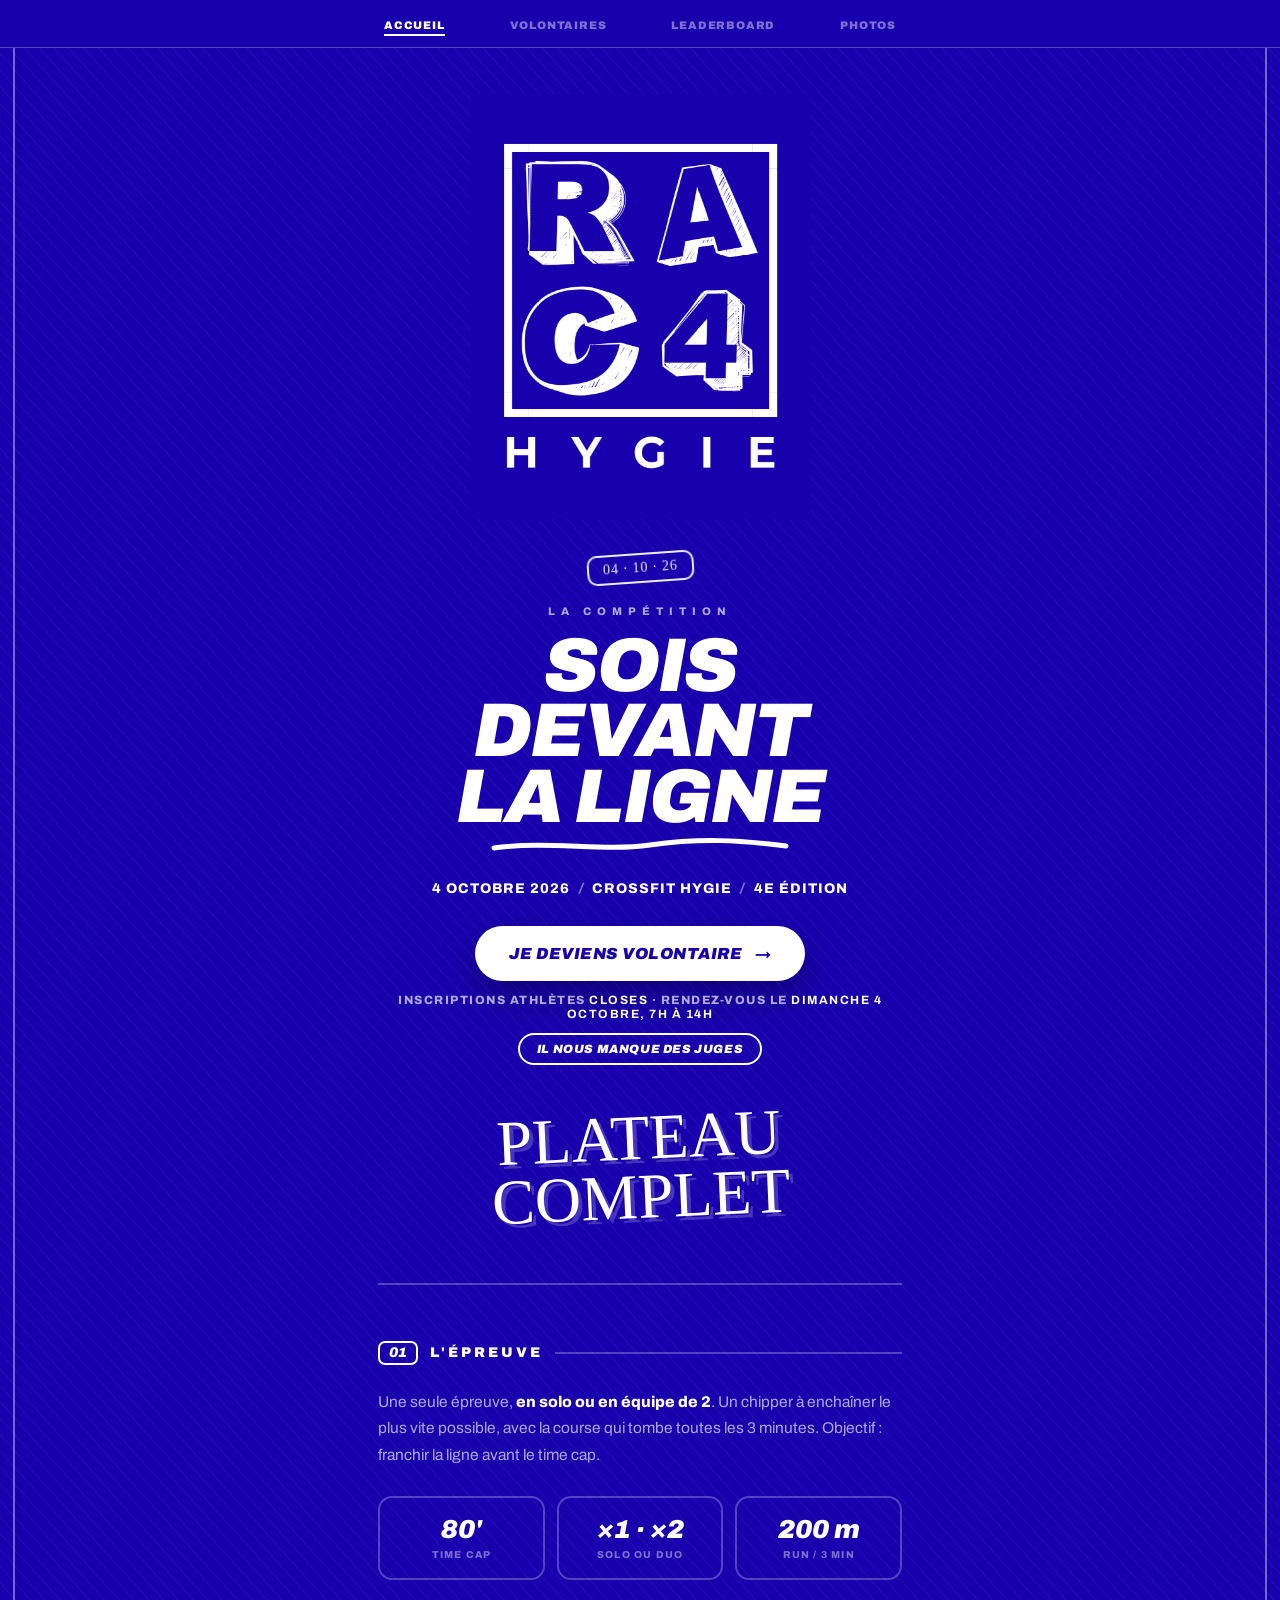
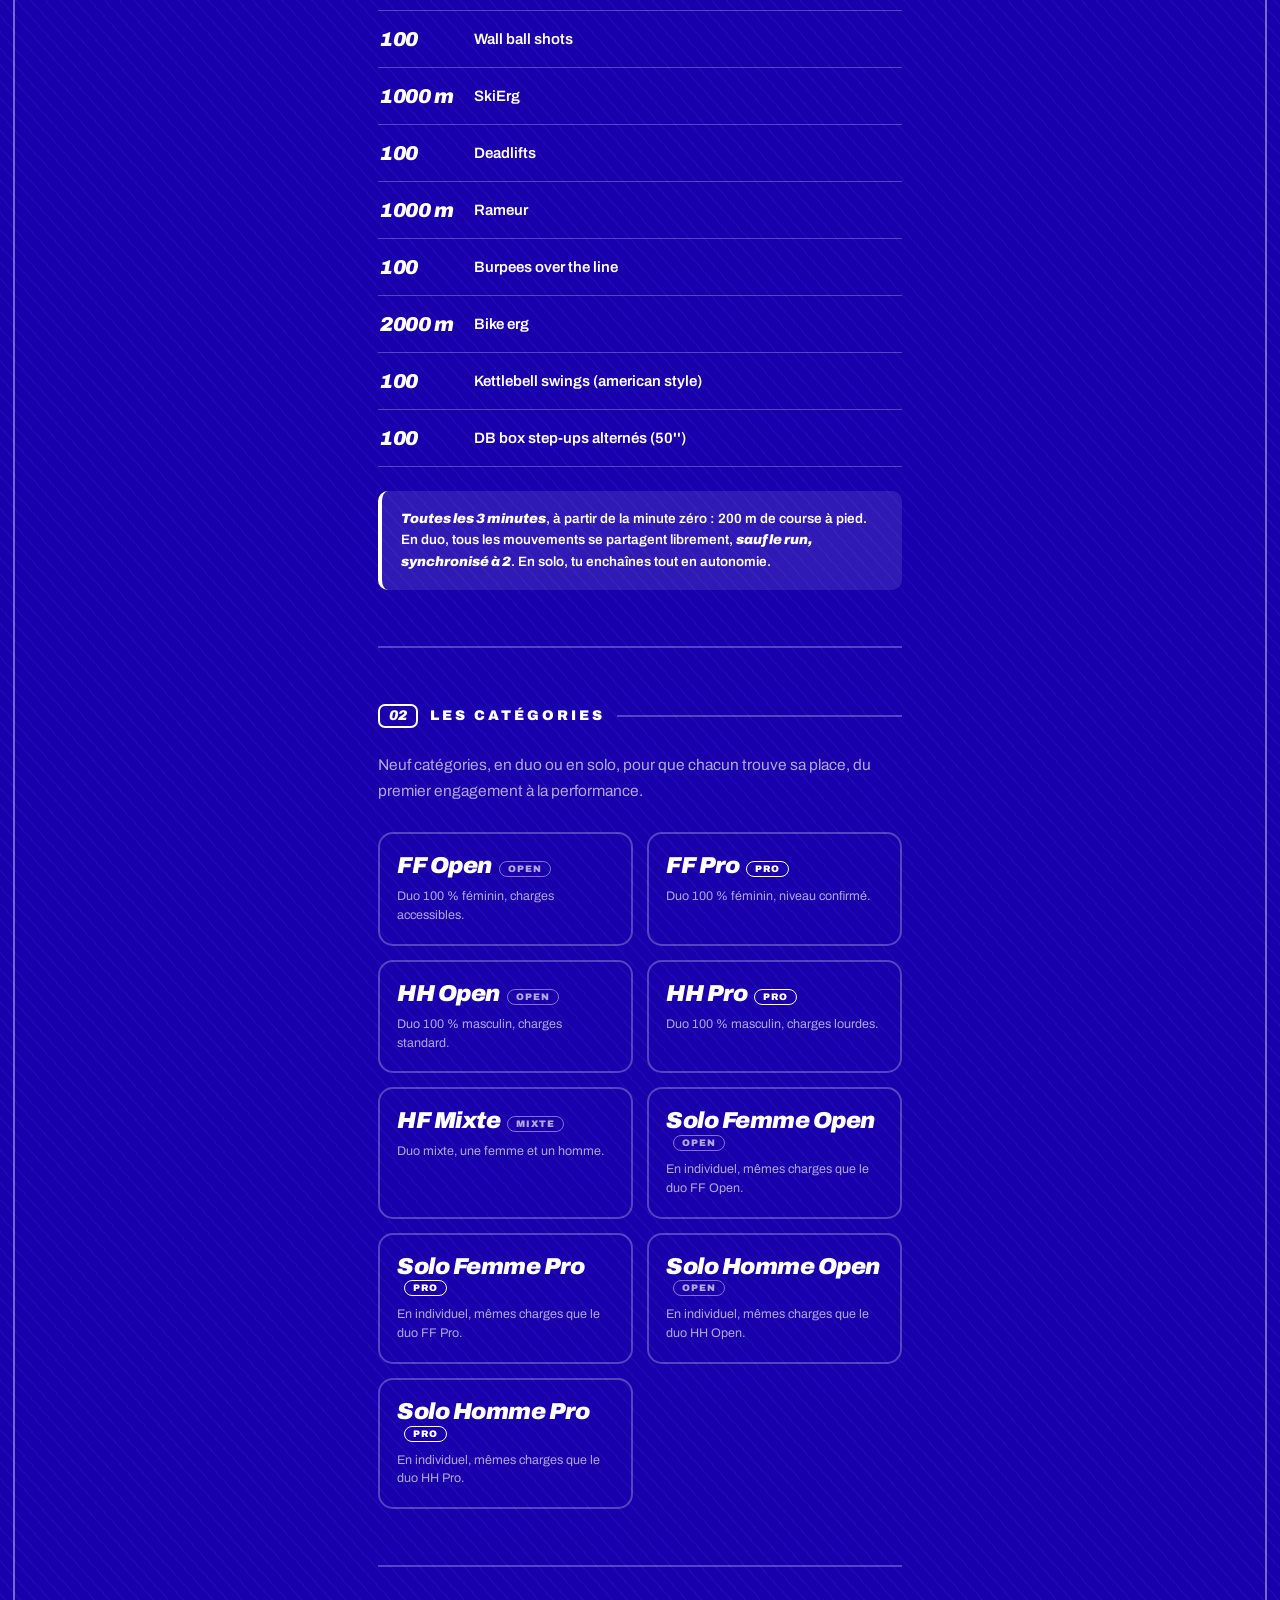
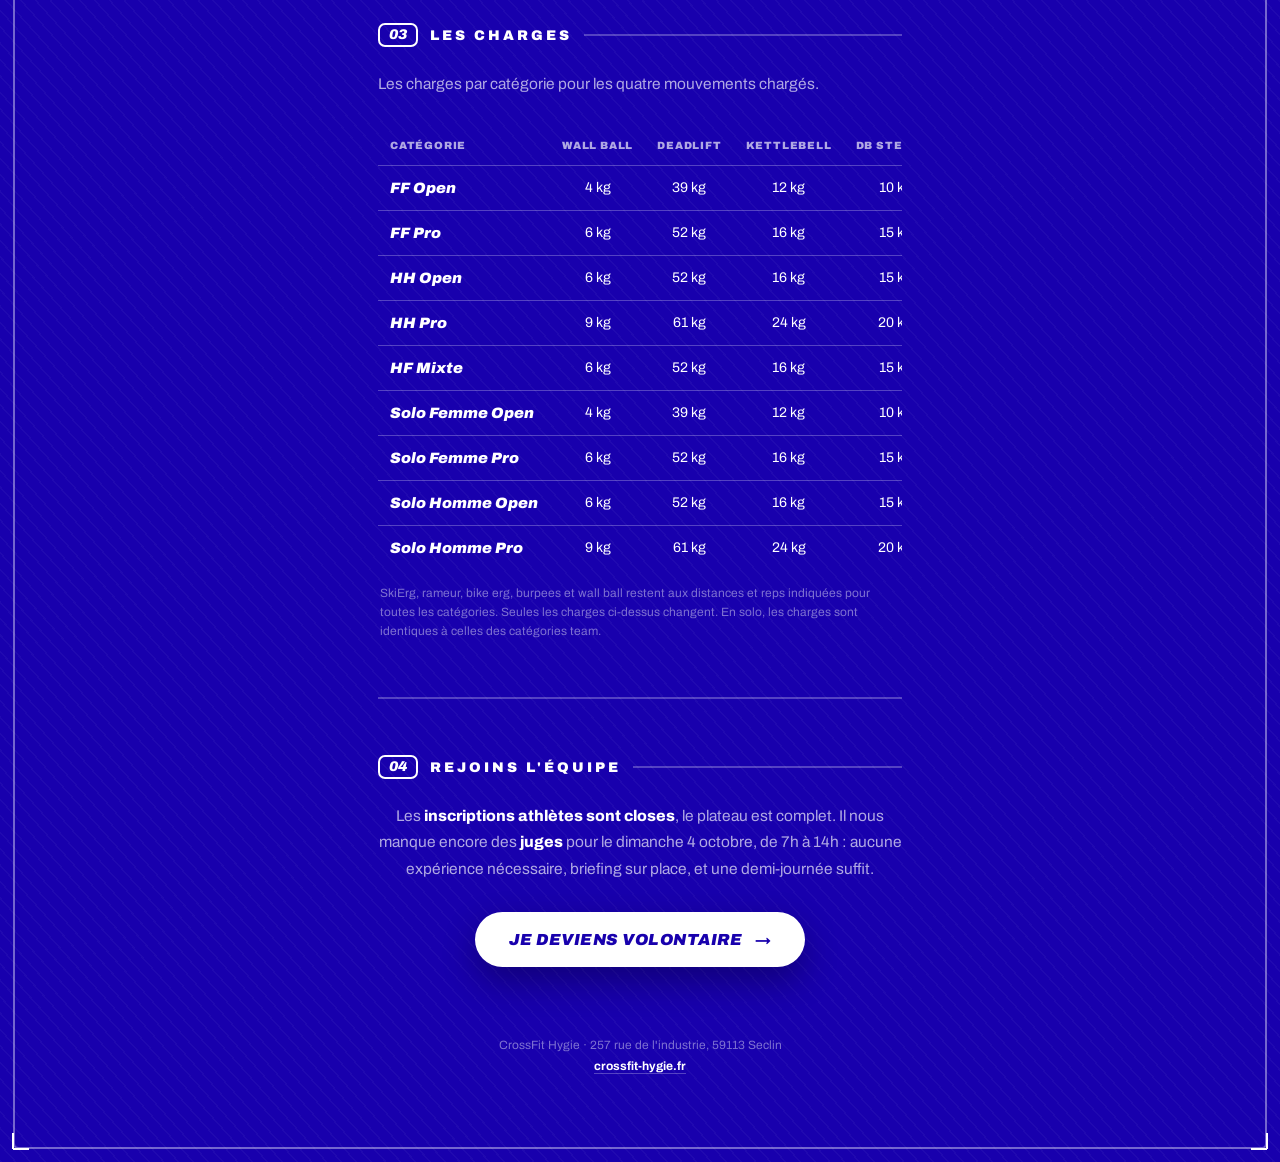
<file: index.html>
<!DOCTYPE html>
<html lang="fr">
<head>
<meta charset="utf-8">
<meta name="viewport" content="width=device-width, initial-scale=1.0">
<title>Hygie Race 4 · 4 octobre 2026 · CrossFit Hygie</title>
<meta property="og:title" content="Hygie Race 4 · 4 octobre 2026">
<meta property="og:description" content="La Hygie Race revient pour sa 4e édition. En solo ou en équipe de 2, 9 catégories. Accès anticipé à partir du 23 juillet : laisse tes coordonnées pour t'inscrire en avant-première.">
<meta property="og:image" content="https://crossfithygie-collab.github.io/Hygieborne/race4-logo.png">
<meta name="theme-color" content="#1800AD">
<link rel="preconnect" href="https://fonts.googleapis.com">
<link href="https://fonts.googleapis.com/css2?family=Archivo:ital,wght@0,400;0,600;0,700;0,800;0,900;1,800;1,900&family=Permanent+Marker&display=swap" rel="stylesheet">
<link rel="stylesheet" href="race4.css?v=4">
</head>
<body>
<div class="frame"><i class="tl"></i><i class="tr"></i><i class="bl"></i><i class="br"></i></div>

<nav class="nav">
  <ul>
    <li><a href="index.html" class="active">Accueil</a></li>
    <li><a href="https://scoring.fit/3363/staff/registration" target="_blank" rel="noopener">Volontaires</a></li>
    <li><a href="race4-leaderboard.html">Leaderboard</a></li>
    <li><a href="photos.html">Photos</a></li>
  </ul>
</nav>

<div class="wrap">
  <div class="logo-wrap anim" style="animation-delay:.05s"><img class="logo" src="race4-logo.png" alt="RAC4 · CrossFit Hygie"></div>

  <div class="hero">
    <span class="stamp">04 · 10 · 26</span>
    <p class="kicker anim" style="animation-delay:.16s">La compétition</p>
    <h1 class="anim" style="animation-delay:.26s">Sois devant<br>la ligne</h1>
    <svg class="scribble" viewBox="0 0 300 16" preserveAspectRatio="none" aria-hidden="true">
      <path d="M4 11 C 60 3, 110 15, 160 8 S 250 3, 296 9"/>
    </svg>
    <p class="meta anim" style="animation-delay:.46s">4 octobre 2026<span class="slash">/</span>CrossFit Hygie<span class="slash">/</span>4e édition</p>
    <div class="cta-wrap anim" style="animation-delay:.58s"><a class="cta" href="https://scoring.fit/3363/staff/registration" target="_blank" rel="noopener">Je deviens volontaire <span class="arrow">→</span></a></div>
    <p class="presale anim" style="animation-delay:.68s">Inscriptions athlètes <b>closes</b> · rendez-vous le <b>dimanche 4 octobre, 7h à 14h</b></p>
    <p class="anim" style="animation-delay:.74s;margin:12px 0 0"><span style="display:inline-block;border:2px solid #fff;border-radius:999px;padding:7px 17px;font-weight:900;font-style:italic;font-size:12px;letter-spacing:.6px;text-transform:uppercase;color:#fff">Il nous manque des juges</span></p>
    <p class="limit">Plateau complet</p>
  </div>

  <hr class="sep">

  <!-- L'épreuve -->
  <section class="reveal" id="epreuve">
    <div class="sec"><span class="num">01</span><span class="lbl">L'épreuve</span></div>
    <p class="intro">Une seule épreuve, <strong>en solo ou en équipe de 2</strong>. Un chipper à enchaîner le plus vite possible, avec la course qui tombe toutes les 3 minutes. Objectif : franchir la ligne avant le time cap.</p>
    <div class="stats">
      <div class="stat"><b>80'</b><span>Time cap</span></div>
      <div class="stat"><b>×1 · ×2</b><span>Solo ou duo</span></div>
      <div class="stat"><b>200 m</b><span>Run / 3 min</span></div>
    </div>
    <ul class="wod">
      <li><span class="rep">100</span><span class="mv">Wall ball shots</span></li>
      <li><span class="rep">1000 m</span><span class="mv">SkiErg</span></li>
      <li><span class="rep">100</span><span class="mv">Deadlifts</span></li>
      <li><span class="rep">1000 m</span><span class="mv">Rameur</span></li>
      <li><span class="rep">100</span><span class="mv">Burpees over the line</span></li>
      <li><span class="rep">2000 m</span><span class="mv">Bike erg</span></li>
      <li><span class="rep">100</span><span class="mv">Kettlebell swings (american style)</span></li>
      <li><span class="rep">100</span><span class="mv">DB box step-ups alternés (50'')</span></li>
    </ul>
    <div class="callout">
      <b>Toutes les 3 minutes</b>, à partir de la minute zéro : 200 m de course à pied.<br>
      En duo, tous les mouvements se partagent librement, <b>sauf le run, synchronisé à 2</b>. En solo, tu enchaînes tout en autonomie.
    </div>
  </section>

  <hr class="sep">

  <!-- Catégories -->
  <section class="reveal" id="categories">
    <div class="sec"><span class="num">02</span><span class="lbl">Les catégories</span></div>
    <p class="intro">Neuf catégories, en duo ou en solo, pour que chacun trouve sa place, du premier engagement à la performance.</p>
    <div class="cats">
      <div class="cat"><span class="code">FF Open</span><span class="tag">Open</span><p class="desc">Duo 100&nbsp;% féminin, charges accessibles.</p></div>
      <div class="cat"><span class="code">FF Pro</span><span class="tag pro">Pro</span><p class="desc">Duo 100&nbsp;% féminin, niveau confirmé.</p></div>
      <div class="cat"><span class="code">HH Open</span><span class="tag">Open</span><p class="desc">Duo 100&nbsp;% masculin, charges standard.</p></div>
      <div class="cat"><span class="code">HH Pro</span><span class="tag pro">Pro</span><p class="desc">Duo 100&nbsp;% masculin, charges lourdes.</p></div>
      <div class="cat"><span class="code">HF Mixte</span><span class="tag">Mixte</span><p class="desc">Duo mixte, une femme et un homme.</p></div>
      <div class="cat"><span class="code">Solo Femme Open</span><span class="tag">Open</span><p class="desc">En individuel, mêmes charges que le duo FF Open.</p></div>
      <div class="cat"><span class="code">Solo Femme Pro</span><span class="tag pro">Pro</span><p class="desc">En individuel, mêmes charges que le duo FF Pro.</p></div>
      <div class="cat"><span class="code">Solo Homme Open</span><span class="tag">Open</span><p class="desc">En individuel, mêmes charges que le duo HH Open.</p></div>
      <div class="cat"><span class="code">Solo Homme Pro</span><span class="tag pro">Pro</span><p class="desc">En individuel, mêmes charges que le duo HH Pro.</p></div>
    </div>
  </section>

  <hr class="sep">

  <!-- Charges -->
  <section class="reveal" id="charges">
    <div class="sec"><span class="num">03</span><span class="lbl">Les charges</span></div>
    <p class="intro">Les charges par catégorie pour les quatre mouvements chargés.</p>
    <div class="tablewrap">
      <table>
        <thead>
          <tr><th>Catégorie</th><th>Wall ball</th><th>Deadlift</th><th>Kettlebell</th><th>DB step-up</th></tr>
        </thead>
        <tbody>
          <tr><td class="c">FF Open</td><td>4 kg</td><td>39 kg</td><td>12 kg</td><td>10 kg</td></tr>
          <tr><td class="c">FF Pro</td><td>6 kg</td><td>52 kg</td><td>16 kg</td><td>15 kg</td></tr>
          <tr><td class="c">HH Open</td><td>6 kg</td><td>52 kg</td><td>16 kg</td><td>15 kg</td></tr>
          <tr><td class="c">HH Pro</td><td>9 kg</td><td>61 kg</td><td>24 kg</td><td>20 kg</td></tr>
          <tr><td class="c">HF Mixte</td><td>6 kg</td><td>52 kg</td><td>16 kg</td><td>15 kg</td></tr>
          <tr><td class="c">Solo Femme Open</td><td>4 kg</td><td>39 kg</td><td>12 kg</td><td>10 kg</td></tr>
          <tr><td class="c">Solo Femme Pro</td><td>6 kg</td><td>52 kg</td><td>16 kg</td><td>15 kg</td></tr>
          <tr><td class="c">Solo Homme Open</td><td>6 kg</td><td>52 kg</td><td>16 kg</td><td>15 kg</td></tr>
          <tr><td class="c">Solo Homme Pro</td><td>9 kg</td><td>61 kg</td><td>24 kg</td><td>20 kg</td></tr>
        </tbody>
      </table>
    </div>
    <p class="tnote">SkiErg, rameur, bike erg, burpees et wall ball restent aux distances et reps indiquées pour toutes les catégories. Seules les charges ci-dessus changent. En solo, les charges sont identiques à celles des catégories team.</p>
  </section>

  <hr class="sep">

  <!-- Appel à l'action final -->
  <section class="reveal" style="text-align:center">
    <div class="sec"><span class="num">04</span><span class="lbl">Rejoins l'équipe</span></div>
    <p class="intro">Les <strong>inscriptions athlètes sont closes</strong>, le plateau est complet. Il nous manque encore des <strong>juges</strong> pour le dimanche 4 octobre, de 7h à 14h : aucune expérience nécessaire, briefing sur place, et une demi-journée suffit.</p>
    <div class="cta-wrap"><a class="cta" href="https://scoring.fit/3363/staff/registration" target="_blank" rel="noopener">Je deviens volontaire <span class="arrow">→</span></a></div>
  </section>

  <div class="foot">CrossFit Hygie · 257 rue de l'industrie, 59113 Seclin<br><a href="https://crossfit-hygie.fr">crossfit-hygie.fr</a></div>
</div>

<script src="race4.js?v=2"></script>
<script>
  // Inscription & leaderboard = scoring.fit. Colle le lien de l'événement ici quand il est prêt.
  var SCORING_URL = "https://scoring.fit/3363/registration";   // page d'inscription Hygie Race 4 (scoring.fit)
  (function(){
    function toast(m){
      var t=document.createElement('div');
      t.textContent=m;
      t.style.cssText='position:fixed;left:50%;bottom:26px;transform:translateX(-50%);background:#fff;color:#1800AD;font-family:Archivo,sans-serif;font-weight:800;font-size:14px;padding:14px 20px;border-radius:12px;box-shadow:0 12px 34px rgba(0,0,0,.35);z-index:99;max-width:88%;text-align:center;line-height:1.4';
      document.body.appendChild(t);
      setTimeout(function(){ t.style.transition='opacity .4s'; t.style.opacity='0'; setTimeout(function(){ t.remove(); },400); },3200);
    }
    var links=document.querySelectorAll('.js-insc');
    for(var i=0;i<links.length;i++){ (function(a){
      if(SCORING_URL.indexOf('http')===0){ a.href=SCORING_URL; a.target='_blank'; a.rel='noopener'; }
      else { a.href='#'; a.addEventListener('click',function(e){ e.preventDefault(); toast("Les inscriptions ouvrent très bientôt sur scoring.fit. Reviens vite !"); }); }
    })(links[i]); }
  })();
</script>
</body>
</html>
</file>
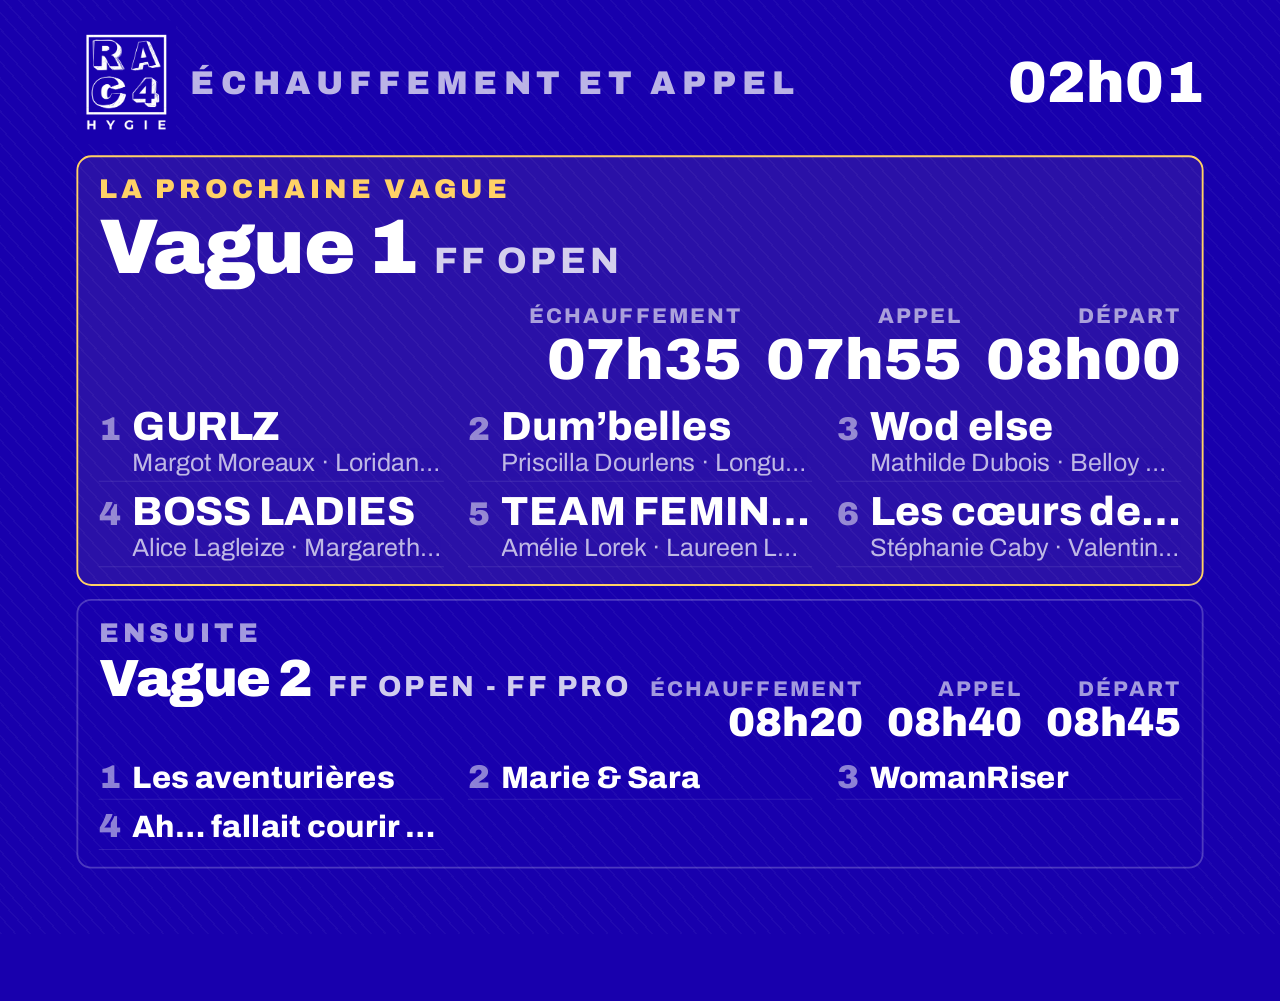
<file: race4-appel.html>
<!DOCTYPE html>
<html lang="fr">
<head>
<meta charset="utf-8">
<meta name="viewport" content="width=device-width, initial-scale=1.0">
<title>Échauffement et appel · Hygie Race 4</title>
<meta name="theme-color" content="#1800AD">
<link rel="preconnect" href="https://fonts.googleapis.com">
<link href="https://fonts.googleapis.com/css2?family=Archivo:ital,wght@0,400;0,600;0,700;0,800;0,900;1,800;1,900&family=Permanent+Marker&display=swap" rel="stylesheet">
<link rel="stylesheet" href="race4.css?v=4">
<style>
 body{overflow:hidden}
 .nav,.foot,.logo-wrap,.frame{display:none}
 /* Les televiseurs rognent les bords : contre l'overscan il faut reduire
    l'image, pas poser une marge. */
 .wrap{max-width:none;width:100%;padding:22px 34px 0;
  transform:scale(.93);transform-origin:top center}
 .carte{padding:calc(18px * var(--f,1)) calc(22px * var(--f,1))}
 .eq div{padding:calc(5px * var(--f,1)) 0}
 .tete{display:flex;align-items:baseline;gap:16px;margin:0 0 12px}
 .tete .titre{font-size:calc(17px * var(--f,1));font-weight:900;letter-spacing:.18em;text-transform:uppercase;
  opacity:.7}
 .tete{align-items:center}
 .tete .logo-tv{height:calc(64px * var(--f,1));width:auto;display:block;flex:none}
 .tete .heure{margin-left:auto;font-size:calc(30px * var(--f,1));font-weight:900;
  font-variant-numeric:tabular-nums}
 .carte{border:2px solid rgba(255,255,255,.22);border-radius:16px;padding:18px 22px;
  margin:0 0 14px}
 .carte.vedette{border-color:#FFD166;background:rgba(255,209,102,.08)}
 .quoi{font-size:calc(14px * var(--f,1));font-weight:900;letter-spacing:.16em;text-transform:uppercase;
  color:#FFD166;margin:0 0 6px}
 .carte:not(.vedette) .quoi{color:inherit;opacity:.6}
 .ligne{display:flex;align-items:baseline;gap:18px;flex-wrap:wrap;margin:0 0 10px}
 .vague{font-size:calc(40px * var(--f,1));font-weight:900;letter-spacing:-.02em;line-height:1}
 .carte:not(.vedette) .vague{font-size:calc(27px * var(--f,1))}
 .div{font-size:calc(19px * var(--f,1));font-weight:800;letter-spacing:.1em;text-transform:uppercase;opacity:.8}
 .carte:not(.vedette) .div{font-size:calc(15px * var(--f,1))}
 .horaires{display:flex;gap:26px;margin-left:auto;font-variant-numeric:tabular-nums}
 .horaires div{text-align:right}
 .horaires span{display:block;font-size:calc(11px * var(--f,1));font-weight:800;letter-spacing:.1em;
  text-transform:uppercase;opacity:.6}
 .horaires b{font-size:calc(30px * var(--f,1));font-weight:900;line-height:1.1}
 .carte:not(.vedette) .horaires b{font-size:calc(21px * var(--f,1))}
 /* minmax(0,1fr) : sans ca, une colonne de grille s'elargit au nom le plus
    long au lieu de le couper, et le cadre deborde de l'ecran. */
 .eq{display:grid;grid-template-columns:repeat(3,minmax(0,1fr));gap:4px 26px}
 .eq div{display:flex;gap:10px;align-items:baseline;padding:5px 0;min-width:0;
  border-bottom:1px solid rgba(255,255,255,.1)}
 .eq i{font-style:normal;font-weight:900;font-size:calc(17px * var(--f,1));opacity:.5;width:26px;flex:none}
 .eq b{font-size:calc(21px * var(--f,1));font-weight:800;overflow:hidden;text-overflow:ellipsis;
  white-space:nowrap;min-width:0;flex:1}
 .eq small{display:block;font-size:calc(13px * var(--f,1));font-weight:400;opacity:.7;
  overflow:hidden;text-overflow:ellipsis;white-space:nowrap}
 .ligne{min-width:0}
 .div{overflow:hidden;text-overflow:ellipsis;white-space:nowrap;max-width:46%}
 .carte:not(.vedette) .eq b{font-size:calc(16px * var(--f,1))}
 .carte:not(.vedette) .eq small{display:none}
 .fini{opacity:.45}
 .rien{font-size:calc(26px * var(--f,1));font-weight:800;padding:40px 0;text-align:center;opacity:.8}
</style>
</head>
<body>
<div class="wrap">
  <div class="tete"><img class="logo-tv" src="race4-logo.png" alt="Hygie Race 4"><span class="titre">Échauffement et appel</span>
    <span class="heure" id="heure"></span></div>
  <div id="tout"><p class="rien">Chargement du planning…</p></div>
</div>

<script>
// L'ecran de la zone d'appel. Il repond a une seule question, celle que tout le
// monde pose : « c'est quand qu'on s'echauffe ? ». La vague a venir est en
// grand, avec ses equipes ; les suivantes defilent dessous.
var vagues = [], suivante = 0, vedetteVue = null;

// L'horloge d'un Chromecast n'est pas fiable : elle derive, et sur certains
// modeles elle est fausse de plusieurs minutes. On prend l'heure du serveur,
// lue dans l'en-tete Date de la reponse, et on garde l'ecart.
var ECART = 0;
function quand(){ return new Date(Date.now() + ECART); }
function reglerHorloge(reponse){
  var d = reponse && reponse.headers && reponse.headers.get('Date');
  if (!d) return;
  var t = Date.parse(d);
  if (!isNaN(t)) ECART = t - Date.now();
}

function mins(h){ var p = (h || '0:0').split(':'); return +p[0] * 60 + +p[1]; }

// ?heure=07:30 fait croire a l'ecran qu'il est 7h30 : c'est la seule facon de
// repeter la journee la veille, sur la vraie television. Sans ce parametre,
// l'heure est celle de la pendule.
var FAUSSE = new URLSearchParams(location.search).get('heure');
function maintenant(){
  if (FAUSSE) return mins(FAUSSE);
  var d = quand(); return d.getHours() * 60 + d.getMinutes();
}
function hhmm(h){ return (h || '').replace(':', 'h'); }
function echappe(x){ return String(x == null ? '' : x)
  .replace(/&/g, '&amp;').replace(/</g, '&lt;').replace(/>/g, '&gt;'); }

// Un nom d'equipe a rallonge (il y en a un de 192 caracteres) mangerait toute
// la colonne : on le coupe proprement, le nom entier reste dans l'infobulle.
function court(n, max){
  n = (n || '').trim();
  return n.length > max ? n.slice(0, max - 1).trim() + '\u2026' : n;
}

function horloge(){
  if (FAUSSE){
    document.getElementById('heure').textContent = FAUSSE.replace(':', 'h');
    return;
  }
  var d = quand();
  document.getElementById('heure').textContent =
    ('0' + d.getHours()).slice(-2) + 'h' + ('0' + d.getMinutes()).slice(-2);
}

// La vague « a venir », c'est la premiere qui n'est pas encore partie. Des
// son depart elle laisse la place : c'est la suivante qui doit s'echauffer.
function aVenir(){
  var m = maintenant();
  for (var i = 0; i < vagues.length; i++){
    if (m < mins(vagues[i].depart)) return i;
  }
  return -1;
}

function equipes(v, vedette){
  if (!(v.equipes || []).length) return '';
  return '<div class="eq">' + v.equipes.map(function(e){
    return '<div title="' + echappe(e.equipe) + '"><i>' + e.lane + '</i><b>'
      + echappe(court(e.equipe, vedette ? 26 : 30))
      + (vedette ? '<small>' + (e.athletes || []).map(echappe).join(' · ')
                 + '</small>' : '') + '</b></div>';
  }).join('') + '</div>';
}

function carte(v, vedette, quoi){
  return '<div class="carte' + (vedette ? ' vedette' : '') + '">'
    + '<p class="quoi">' + quoi + '</p>'
    + '<div class="ligne"><span class="vague">Vague ' + v.n + '</span>'
    + '<span class="div">' + echappe(v.division) + '</span>'
    + '<div class="horaires">'
    + '<div><span>Échauffement</span><b>' + hhmm(v.echauffement) + '</b></div>'
    + '<div><span>Appel</span><b>' + hhmm(v.appel) + '</b></div>'
    + '<div><span>Départ</span><b>' + hhmm(v.depart) + '</b></div>'
    + '</div></div>' + equipes(v, vedette) + '</div>';
}

function peindre(){
  var z = document.getElementById('tout');
  if (!vagues.length){ z.innerHTML = '<p class="rien">Planning indisponible.</p>'; return; }
  var i = aVenir();
  if (i < 0){
    z.innerHTML = '<p class="rien">Toutes les vagues sont parties. Bravo à tous ! 🎉</p>';
    grossir();
    return;
  }
  // La vedette ne bouge pas tant que sa vague n'est pas partie. Quand elle
  // change, le defilement repart de la vague juste apres, pas au milieu.
  if (vedetteVue !== i){ vedetteVue = i; suivante = 0; }
  var v = vagues[i], m = maintenant();
  var quoi = m >= mins(v.appel) ? 'En appel, maintenant'
           : m >= mins(v.echauffement) ? 'À l’échauffement, maintenant'
           : 'La prochaine vague';
  // Les autres vagues passent une par une sous la vedette : tout le monde
  // finit par voir la sienne sans avoir a demander.
  var restes = vagues.slice(i + 1);
  var html = carte(v, true, quoi);
  if (restes.length){
    suivante = suivante % restes.length;
    html += carte(restes[suivante], false, 'Ensuite');
  }
  z.innerHTML = html;
  grossir();
}

// La police grossit jusqu'a remplir l'ecran, et pas un pixel de plus. On
// cherche par moities : c'est immediat et ca marche quelle que soit la TV.
function grossir(){
  var r = document.documentElement, w = document.querySelector('.wrap');
  function deborde(){
    return w.scrollHeight * 0.93 > window.innerHeight - 8
        || w.scrollWidth > w.clientWidth + 1;
  }
  r.style.setProperty('--f', 1);
  if (deborde()){
    var bas = .5, haut = 1;
    for (var i = 0; i < 16; i++){
      var m = (bas + haut) / 2;
      r.style.setProperty('--f', m);
      if (deborde()) haut = m; else bas = m;
    }
    r.style.setProperty('--f', bas);
    return;
  }
  var b2 = 1, h2 = 3;
  for (var j = 0; j < 16; j++){
    var m2 = (b2 + h2) / 2;
    r.style.setProperty('--f', m2);
    if (deborde()) h2 = m2; else b2 = m2;
  }
  r.style.setProperty('--f', b2);
}

function tourner(){ suivante++; peindre(); }

function charger(){
  fetch('race4-vagues.json?t=' + Date.now())
    .then(function(r){ reglerHorloge(r); return r.json(); })
    .then(function(d){ vagues = d.vagues || []; horloge(); peindre(); })
    .catch(function(){
      document.getElementById('tout').innerHTML =
        '<p class="rien">Planning momentanément indisponible.</p>'; });
}

horloge();
charger();
window.addEventListener('resize', grossir);
setInterval(horloge, 20000);
setInterval(function(){
  fetch('race4-vagues.json?t=' + Date.now(), {method: 'HEAD'})
    .then(reglerHorloge).catch(function(){});
}, 600000);
setInterval(peindre, 30000);       // l'heure avance, l'ecran suit
setInterval(tourner, +(new URLSearchParams(location.search).get('secondes') || 12) * 1000);
setInterval(charger, 300000);
</script>
</body>
</html>
</file>
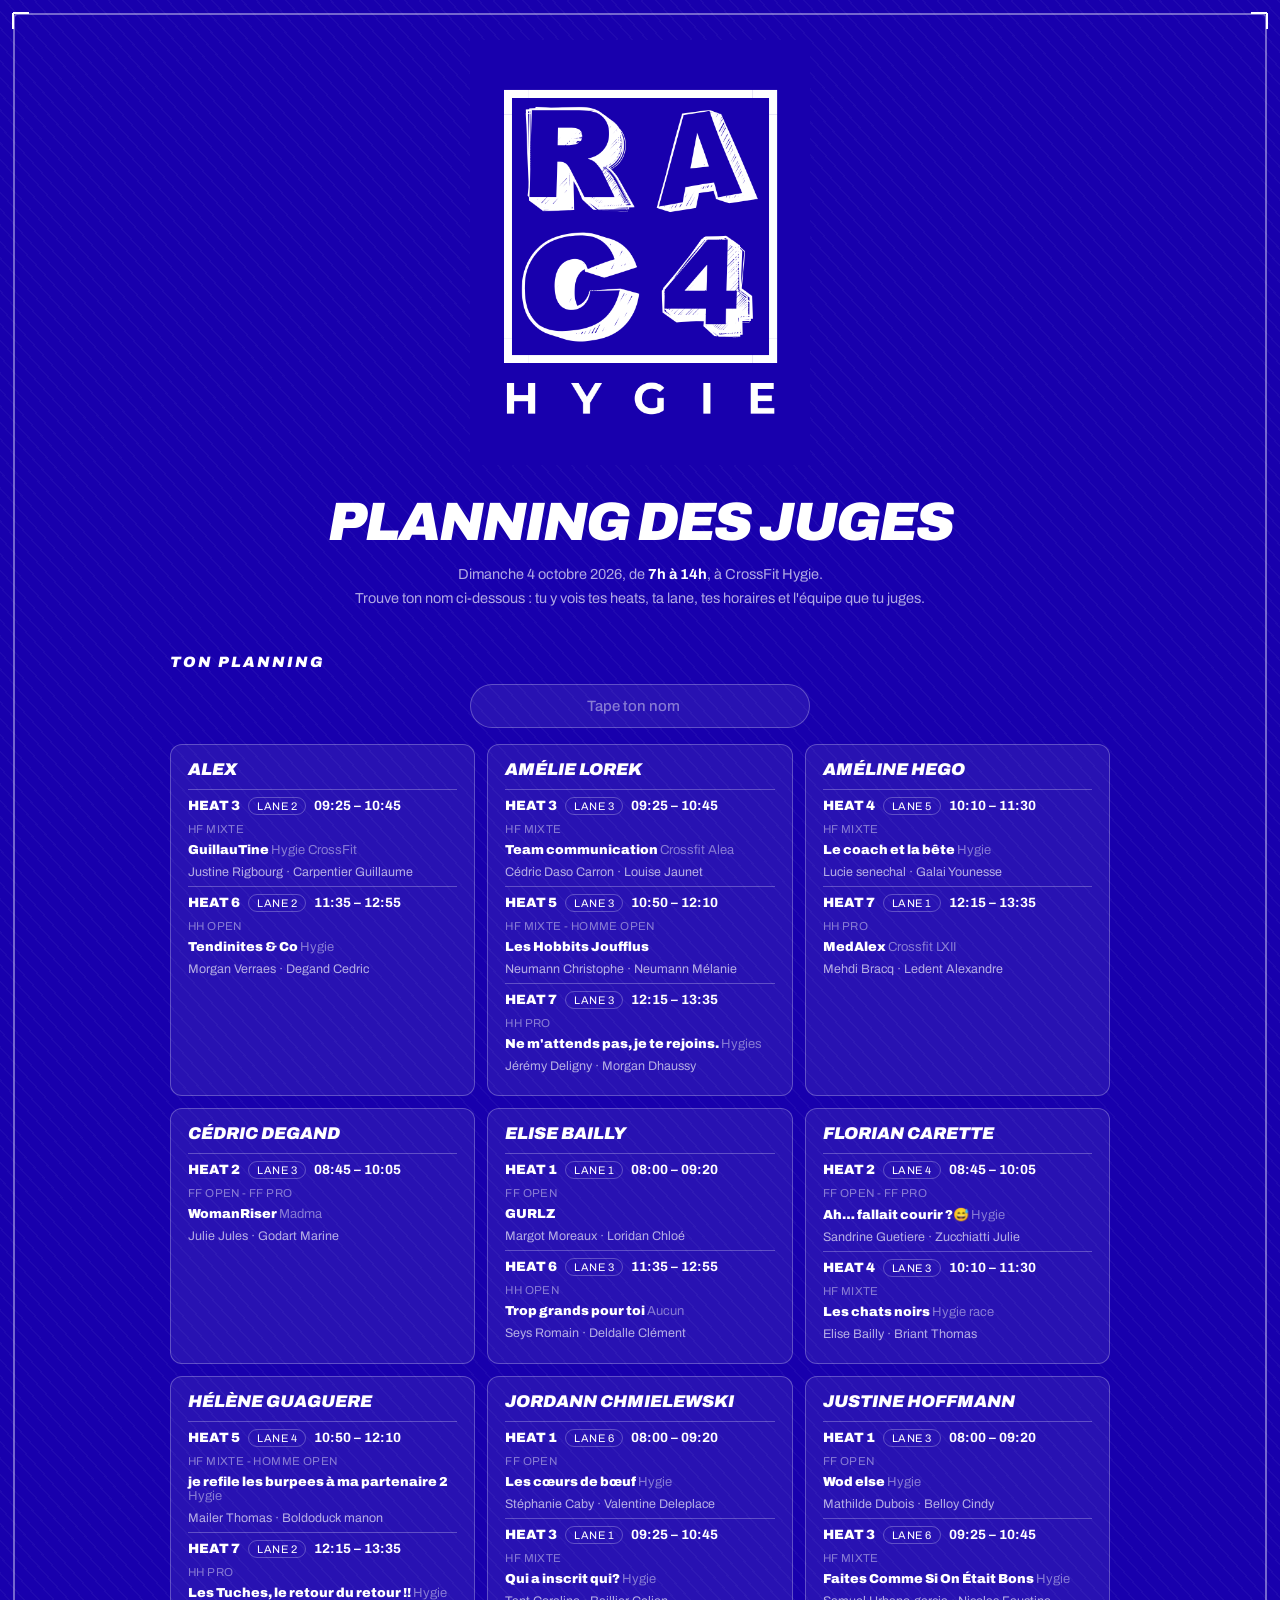
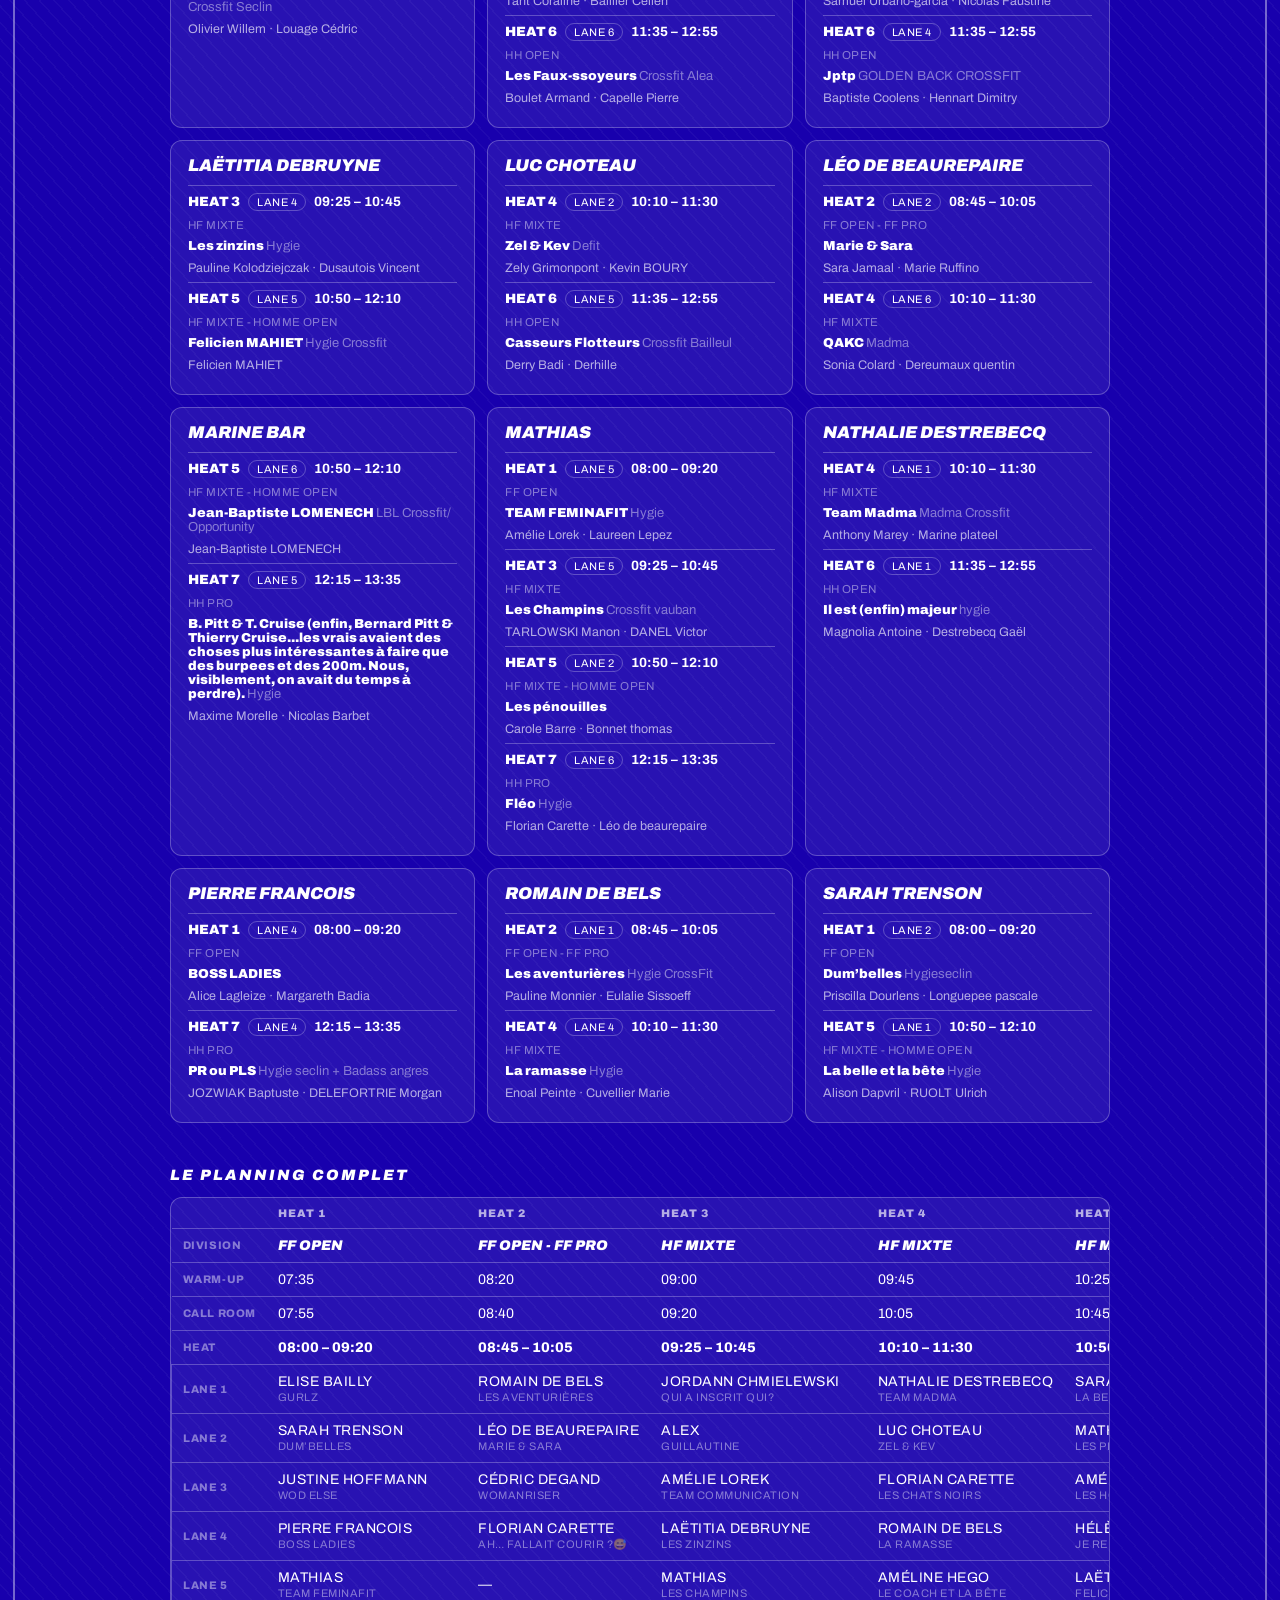
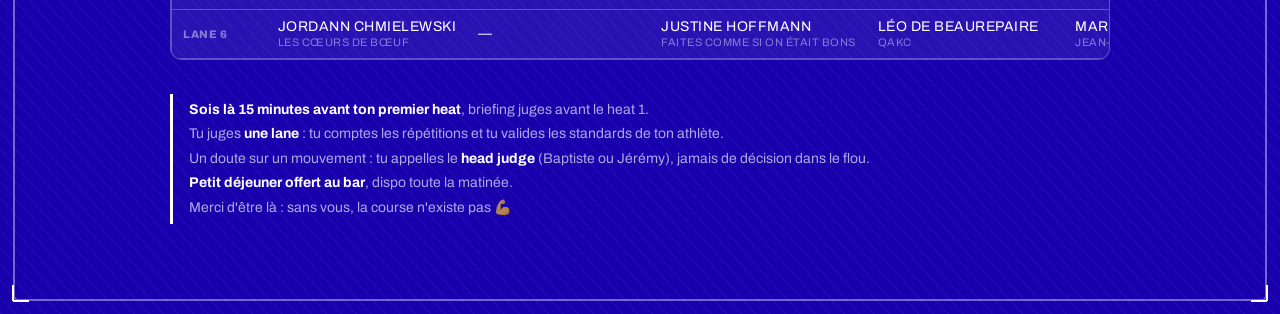
<file: race4-juges.html>
<!DOCTYPE html>
<html lang="fr">
<head>
<meta charset="utf-8">
<meta name="viewport" content="width=device-width, initial-scale=1.0">
<title>Juges · Hygie Race 4</title>
<meta name="robots" content="noindex, nofollow">
<meta name="theme-color" content="#1800AD">
<link rel="preconnect" href="https://fonts.googleapis.com">
<link href="https://fonts.googleapis.com/css2?family=Archivo:ital,wght@0,400;0,600;0,700;0,800;0,900;1,800;1,900&family=Permanent+Marker&display=swap" rel="stylesheet">
<link rel="stylesheet" href="race4.css?v=4">
<style>
  .juges-wrap{max-width:980px;margin:0 auto;padding:34px 20px 90px;position:relative;z-index:2;}
  .juges-wrap h1{font-size:clamp(34px,9vw,54px);text-align:center;}
  .intro{text-align:center;color:var(--soft);font-size:14.5px;line-height:1.6;margin:18px auto 0;max-width:620px;}
  .intro b{color:#fff;}
  .alerte{max-width:620px;margin:18px auto 0;border:2px solid #fff;border-radius:12px;padding:13px 16px;
    text-align:center;font-size:13.5px;line-height:1.6;color:#fff;}
  h2{margin:44px 0 14px;font-weight:900;font-style:italic;font-size:15px;letter-spacing:2px;text-transform:uppercase;}
  .scroll{overflow-x:auto;-webkit-overflow-scrolling:touch;border:1.5px solid var(--hair);border-radius:12px;background:var(--fill);}
  table{border-collapse:collapse;width:100%;min-width:760px;font-size:13px;}
  th,td{padding:9px 11px;text-align:left;border-bottom:1px solid var(--hair);white-space:nowrap;}
  thead th{font-size:11px;letter-spacing:1px;text-transform:uppercase;color:var(--soft);}
  th[scope=row]{font-size:11px;letter-spacing:.6px;text-transform:uppercase;color:var(--soft2);font-weight:800;}
  tr.div td{font-weight:900;font-style:italic;}
  tr.heat td{font-weight:800;}
  .vide{display:inline-block;border:1px dashed rgba(255,255,255,.55);border-radius:999px;padding:1px 9px;
    font-size:11px;font-weight:800;letter-spacing:.4px;text-transform:uppercase;color:var(--soft);}
  .recherche{display:block;width:100%;max-width:340px;margin:0 auto;padding:13px 16px;border-radius:999px;
    border:1.5px solid var(--hair);background:var(--fill);color:#fff;font:inherit;font-size:15px;text-align:center;}
  .recherche::placeholder{color:var(--soft2);}
  .grille{display:grid;gap:12px;grid-template-columns:repeat(auto-fill,minmax(270px,1fr));margin-top:16px;}
  .juge{border:1.5px solid var(--hair);border-radius:12px;padding:15px 17px;background:var(--fill);}
  .juge h3{margin:0 0 10px;font-weight:900;font-style:italic;font-size:17px;text-transform:uppercase;}
  .juge ul{list-style:none;margin:0;padding:0;}
  .juge li{display:flex;flex-wrap:wrap;gap:8px;align-items:baseline;padding:7px 0;border-top:1px solid var(--hair);font-size:13.5px;}
  .juge li b{font-weight:900;}
  .lane{font-size:11px;letter-spacing:.5px;text-transform:uppercase;border:1px solid var(--hair);border-radius:999px;padding:2px 8px;}
  .quand{color:#fff;font-weight:700;}
  .divi{width:100%;color:var(--soft2);font-size:11.5px;letter-spacing:.4px;text-transform:uppercase;}
  .rq{margin:10px 0 0;color:var(--soft);font-size:12.5px;line-height:1.5;}
  .equipe{width:100%;font-weight:900;font-size:13px;}
  .equipe i{font-style:normal;font-weight:400;color:var(--soft2);}
  .ath{width:100%;color:var(--soft);font-size:12.5px;}
  .eqtab{font-size:11px;color:var(--soft2);white-space:nowrap;}
  .juge.cache{display:none;}
  .rappels{margin-top:34px;border-left:3px solid #fff;padding:4px 0 4px 16px;color:var(--soft);font-size:14px;line-height:1.75;}
  .rappels b{color:#fff;}
</style>
</head>
<body>
<div class="frame"><i class="tl"></i><i class="tr"></i><i class="bl"></i><i class="br"></i></div>

<div class="juges-wrap">
  <div class="logo-wrap"><img class="logo" src="race4-logo.png" alt="RAC4 · CrossFit Hygie"></div>
  <h1>Planning des juges</h1>
  <p class="intro">Dimanche 4 octobre 2026, de <b>7h à 14h</b>, à CrossFit Hygie.<br>
  Trouve ton nom ci-dessous : tu y vois tes heats, ta lane, tes horaires et l'équipe que tu juges.</p>
  

  <h2>Ton planning</h2>
  <input class="recherche" id="q" type="search" placeholder="Tape ton nom" autocomplete="off">
  <div class="grille" id="grille">
    <article class="juge" data-nom="alex"><h3>Alex</h3><ul><li><b>HEAT 3</b> <span class="lane">Lane 2</span><span class="quand">09:25 – 10:45</span><span class="divi">HF MIXTE</span><span class="equipe">GuillauTine <i>Hygie CrossFit</i></span><span class="ath">Justine Rigbourg · Carpentier Guillaume</span></li><li><b>HEAT 6</b> <span class="lane">Lane 2</span><span class="quand">11:35 – 12:55</span><span class="divi">HH OPEN</span><span class="equipe">Tendinites &amp; Co <i>Hygie</i></span><span class="ath">Morgan Verraes · Degand Cedric</span></li></ul></article><article class="juge" data-nom="amélie lorek"><h3>Amélie Lorek</h3><ul><li><b>HEAT 3</b> <span class="lane">Lane 3</span><span class="quand">09:25 – 10:45</span><span class="divi">HF MIXTE</span><span class="equipe">Team communication <i>Crossfit Alea</i></span><span class="ath">Cédric Daso Carron · Louise Jaunet</span></li><li><b>HEAT 5</b> <span class="lane">Lane 3</span><span class="quand">10:50 – 12:10</span><span class="divi">HF MIXTE - Homme Open</span><span class="equipe">Les Hobbits Joufflus</span><span class="ath">Neumann Christophe · Neumann Mélanie</span></li><li><b>HEAT 7</b> <span class="lane">Lane 3</span><span class="quand">12:15 – 13:35</span><span class="divi">HH PRO</span><span class="equipe">Ne m&#x27;attends pas, je te rejoins. <i>Hygies</i></span><span class="ath">Jérémy Deligny · Morgan Dhaussy</span></li></ul></article><article class="juge" data-nom="améline hego"><h3>Améline Hego</h3><ul><li><b>HEAT 4</b> <span class="lane">Lane 5</span><span class="quand">10:10 – 11:30</span><span class="divi">HF MIXTE</span><span class="equipe">Le coach et la bête <i>Hygie</i></span><span class="ath">Lucie senechal · Galai Younesse</span></li><li><b>HEAT 7</b> <span class="lane">Lane 1</span><span class="quand">12:15 – 13:35</span><span class="divi">HH PRO</span><span class="equipe">MedAlex <i>Crossfit LXII</i></span><span class="ath">Mehdi Bracq · Ledent Alexandre</span></li></ul></article><article class="juge" data-nom="cédric degand"><h3>Cédric Degand</h3><ul><li><b>HEAT 2</b> <span class="lane">Lane 3</span><span class="quand">08:45 – 10:05</span><span class="divi">FF OPEN - FF PRO</span><span class="equipe">WomanRiser <i>Madma</i></span><span class="ath">Julie Jules · Godart Marine</span></li></ul></article><article class="juge" data-nom="elise bailly"><h3>Elise Bailly</h3><ul><li><b>HEAT 1</b> <span class="lane">Lane 1</span><span class="quand">08:00 – 09:20</span><span class="divi">FF OPEN</span><span class="equipe">GURLZ</span><span class="ath">Margot Moreaux · Loridan Chloé</span></li><li><b>HEAT 6</b> <span class="lane">Lane 3</span><span class="quand">11:35 – 12:55</span><span class="divi">HH OPEN</span><span class="equipe">Trop grands pour toi <i>Aucun</i></span><span class="ath">Seys Romain · Deldalle Clément</span></li></ul></article><article class="juge" data-nom="florian carette"><h3>Florian Carette</h3><ul><li><b>HEAT 2</b> <span class="lane">Lane 4</span><span class="quand">08:45 – 10:05</span><span class="divi">FF OPEN - FF PRO</span><span class="equipe">Ah… fallait courir ?😅 <i>Hygie</i></span><span class="ath">Sandrine Guetiere · Zucchiatti Julie</span></li><li><b>HEAT 4</b> <span class="lane">Lane 3</span><span class="quand">10:10 – 11:30</span><span class="divi">HF MIXTE</span><span class="equipe">Les chats noirs <i>Hygie race</i></span><span class="ath">Elise Bailly · Briant Thomas</span></li></ul></article><article class="juge" data-nom="hélène guaguere"><h3>Hélène Guaguere</h3><ul><li><b>HEAT 5</b> <span class="lane">Lane 4</span><span class="quand">10:50 – 12:10</span><span class="divi">HF MIXTE - Homme Open</span><span class="equipe">je refile les burpees à ma partenaire 2 <i>Hygie</i></span><span class="ath">Mailer Thomas · Boldoduck manon</span></li><li><b>HEAT 7</b> <span class="lane">Lane 2</span><span class="quand">12:15 – 13:35</span><span class="divi">HH PRO</span><span class="equipe">Les Tuches, le retour du retour !! <i>Hygie Crossfit Seclin</i></span><span class="ath">Olivier Willem · Louage Cédric</span></li></ul></article><article class="juge" data-nom="jordann chmielewski"><h3>Jordann Chmielewski</h3><ul><li><b>HEAT 1</b> <span class="lane">Lane 6</span><span class="quand">08:00 – 09:20</span><span class="divi">FF OPEN</span><span class="equipe">Les cœurs de bœuf <i>Hygie</i></span><span class="ath">Stéphanie Caby · Valentine Deleplace</span></li><li><b>HEAT 3</b> <span class="lane">Lane 1</span><span class="quand">09:25 – 10:45</span><span class="divi">HF MIXTE</span><span class="equipe">Qui a inscrit qui? <i>Hygie</i></span><span class="ath">Tant Coraline · Baillier Celien</span></li><li><b>HEAT 6</b> <span class="lane">Lane 6</span><span class="quand">11:35 – 12:55</span><span class="divi">HH OPEN</span><span class="equipe">Les Faux-ssoyeurs <i>Crossfit Alea</i></span><span class="ath">Boulet Armand · Capelle Pierre</span></li></ul></article><article class="juge" data-nom="justine hoffmann"><h3>Justine Hoffmann</h3><ul><li><b>HEAT 1</b> <span class="lane">Lane 3</span><span class="quand">08:00 – 09:20</span><span class="divi">FF OPEN</span><span class="equipe">Wod else <i>Hygie</i></span><span class="ath">Mathilde Dubois · Belloy Cindy</span></li><li><b>HEAT 3</b> <span class="lane">Lane 6</span><span class="quand">09:25 – 10:45</span><span class="divi">HF MIXTE</span><span class="equipe">Faites Comme Si On Était Bons <i>Hygie</i></span><span class="ath">Samuel Urbano-garcia · Nicolas Faustine</span></li><li><b>HEAT 6</b> <span class="lane">Lane 4</span><span class="quand">11:35 – 12:55</span><span class="divi">HH OPEN</span><span class="equipe">Jptp <i>GOLDEN BACK CROSSFIT</i></span><span class="ath">Baptiste Coolens · Hennart Dimitry</span></li></ul></article><article class="juge" data-nom="laëtitia debruyne"><h3>Laëtitia Debruyne</h3><ul><li><b>HEAT 3</b> <span class="lane">Lane 4</span><span class="quand">09:25 – 10:45</span><span class="divi">HF MIXTE</span><span class="equipe">Les zinzins <i>Hygie</i></span><span class="ath">Pauline Kolodziejczak · Dusautois Vincent</span></li><li><b>HEAT 5</b> <span class="lane">Lane 5</span><span class="quand">10:50 – 12:10</span><span class="divi">HF MIXTE - Homme Open</span><span class="equipe">Felicien MAHIET <i>Hygie Crossfit</i></span><span class="ath">Felicien MAHIET</span></li></ul></article><article class="juge" data-nom="luc choteau"><h3>Luc Choteau</h3><ul><li><b>HEAT 4</b> <span class="lane">Lane 2</span><span class="quand">10:10 – 11:30</span><span class="divi">HF MIXTE</span><span class="equipe">Zel &amp; Kev <i>Defit</i></span><span class="ath">Zely Grimonpont · Kevin BOURY</span></li><li><b>HEAT 6</b> <span class="lane">Lane 5</span><span class="quand">11:35 – 12:55</span><span class="divi">HH OPEN</span><span class="equipe">Casseurs Flotteurs <i>Crossfit Bailleul</i></span><span class="ath">Derry Badi · Derhille</span></li></ul></article><article class="juge" data-nom="léo de beaurepaire"><h3>Léo de Beaurepaire</h3><ul><li><b>HEAT 2</b> <span class="lane">Lane 2</span><span class="quand">08:45 – 10:05</span><span class="divi">FF OPEN - FF PRO</span><span class="equipe">Marie &amp; Sara</span><span class="ath">Sara Jamaal · Marie Ruffino</span></li><li><b>HEAT 4</b> <span class="lane">Lane 6</span><span class="quand">10:10 – 11:30</span><span class="divi">HF MIXTE</span><span class="equipe">QAKC <i>Madma</i></span><span class="ath">Sonia Colard · Dereumaux quentin</span></li></ul></article><article class="juge" data-nom="marine bar"><h3>Marine Bar</h3><ul><li><b>HEAT 5</b> <span class="lane">Lane 6</span><span class="quand">10:50 – 12:10</span><span class="divi">HF MIXTE - Homme Open</span><span class="equipe">Jean-Baptiste LOMENECH <i>LBL Crossfit/ Opportunity</i></span><span class="ath">Jean-Baptiste LOMENECH</span></li><li><b>HEAT 7</b> <span class="lane">Lane 5</span><span class="quand">12:15 – 13:35</span><span class="divi">HH PRO</span><span class="equipe">B. Pitt &amp; T. Cruise (enfin, Bernard Pitt &amp; Thierry Cruise...les vrais avaient des choses plus intéressantes à faire que des burpees et des 200m. Nous, visiblement, on avait du temps à perdre). <i>Hygie</i></span><span class="ath">Maxime Morelle · Nicolas Barbet</span></li></ul></article><article class="juge" data-nom="mathias"><h3>Mathias</h3><ul><li><b>HEAT 1</b> <span class="lane">Lane 5</span><span class="quand">08:00 – 09:20</span><span class="divi">FF OPEN</span><span class="equipe">TEAM FEMINAFIT <i>Hygie</i></span><span class="ath">Amélie Lorek · Laureen Lepez</span></li><li><b>HEAT 3</b> <span class="lane">Lane 5</span><span class="quand">09:25 – 10:45</span><span class="divi">HF MIXTE</span><span class="equipe">Les Champins <i>Crossfit vauban</i></span><span class="ath">TARLOWSKI Manon · DANEL Victor</span></li><li><b>HEAT 5</b> <span class="lane">Lane 2</span><span class="quand">10:50 – 12:10</span><span class="divi">HF MIXTE - Homme Open</span><span class="equipe">Les pénouilles</span><span class="ath">Carole Barre · Bonnet thomas</span></li><li><b>HEAT 7</b> <span class="lane">Lane 6</span><span class="quand">12:15 – 13:35</span><span class="divi">HH PRO</span><span class="equipe">Fléo <i>Hygie</i></span><span class="ath">Florian Carette · Léo de beaurepaire</span></li></ul></article><article class="juge" data-nom="nathalie destrebecq"><h3>Nathalie Destrebecq</h3><ul><li><b>HEAT 4</b> <span class="lane">Lane 1</span><span class="quand">10:10 – 11:30</span><span class="divi">HF MIXTE</span><span class="equipe">Team Madma <i>Madma Crossfit</i></span><span class="ath">Anthony Marey · Marine plateel</span></li><li><b>HEAT 6</b> <span class="lane">Lane 1</span><span class="quand">11:35 – 12:55</span><span class="divi">HH OPEN</span><span class="equipe">Il est (enfin) majeur <i>hygie</i></span><span class="ath">Magnolia Antoine · Destrebecq Gaël</span></li></ul></article><article class="juge" data-nom="pierre francois"><h3>Pierre Francois</h3><ul><li><b>HEAT 1</b> <span class="lane">Lane 4</span><span class="quand">08:00 – 09:20</span><span class="divi">FF OPEN</span><span class="equipe">BOSS LADIES</span><span class="ath">Alice Lagleize · Margareth Badia</span></li><li><b>HEAT 7</b> <span class="lane">Lane 4</span><span class="quand">12:15 – 13:35</span><span class="divi">HH PRO</span><span class="equipe">PR ou PLS <i>Hygie seclin + Badass angres</i></span><span class="ath">JOZWIAK Baptuste · DELEFORTRIE Morgan</span></li></ul></article><article class="juge" data-nom="romain de bels"><h3>Romain De Bels</h3><ul><li><b>HEAT 2</b> <span class="lane">Lane 1</span><span class="quand">08:45 – 10:05</span><span class="divi">FF OPEN - FF PRO</span><span class="equipe">Les aventurières <i>Hygie CrossFit</i></span><span class="ath">Pauline Monnier · Eulalie Sissoeff</span></li><li><b>HEAT 4</b> <span class="lane">Lane 4</span><span class="quand">10:10 – 11:30</span><span class="divi">HF MIXTE</span><span class="equipe">La ramasse <i>Hygie</i></span><span class="ath">Enoal Peinte · Cuvellier Marie</span></li></ul></article><article class="juge" data-nom="sarah trenson"><h3>Sarah Trenson</h3><ul><li><b>HEAT 1</b> <span class="lane">Lane 2</span><span class="quand">08:00 – 09:20</span><span class="divi">FF OPEN</span><span class="equipe">Dum’belles <i>Hygieseclin</i></span><span class="ath">Priscilla Dourlens · Longuepee pascale</span></li><li><b>HEAT 5</b> <span class="lane">Lane 1</span><span class="quand">10:50 – 12:10</span><span class="divi">HF MIXTE - Homme Open</span><span class="equipe">La belle et la bête <i>Hygie</i></span><span class="ath">Alison Dapvril · RUOLT Ulrich</span></li></ul></article>
  </div>

  <h2>Le planning complet</h2>
  <div class="scroll">
    <table>
      <thead><tr><th></th><th>HEAT 1</th><th>HEAT 2</th><th>HEAT 3</th><th>HEAT 4</th><th>HEAT 5</th><th>HEAT 6</th><th>HEAT 7</th></tr></thead>
      <tbody><tr class="div"><th scope="row">Division</th><td>FF OPEN</td><td>FF OPEN - FF PRO</td><td>HF MIXTE</td><td>HF MIXTE</td><td>HF MIXTE - Homme Open</td><td>HH OPEN</td><td>HH PRO</td></tr><tr class=""><th scope="row">Warm-up</th><td>07:35</td><td>08:20</td><td>09:00</td><td>09:45</td><td>10:25</td><td>11:10</td><td>11:50</td></tr><tr class=""><th scope="row">Call room</th><td>07:55</td><td>08:40</td><td>09:20</td><td>10:05</td><td>10:45</td><td>11:30</td><td>12:10</td></tr><tr class="heat"><th scope="row">Heat</th><td>08:00 – 09:20</td><td>08:45 – 10:05</td><td>09:25 – 10:45</td><td>10:10 – 11:30</td><td>10:50 – 12:10</td><td>11:35 – 12:55</td><td>12:15 – 13:35</td></tr><tr class="lane"><th scope="row">Lane 1</th><td>Elise Bailly<br><span class="eqtab">GURLZ</span></td><td>Romain De Bels<br><span class="eqtab">Les aventurières</span></td><td>Jordann Chmielewski<br><span class="eqtab">Qui a inscrit qui?</span></td><td>Nathalie Destrebecq<br><span class="eqtab">Team Madma</span></td><td>Sarah Trenson<br><span class="eqtab">La belle et la bête</span></td><td>Nathalie Destrebecq<br><span class="eqtab">Il est (enfin) majeur</span></td><td>Améline Hego<br><span class="eqtab">MedAlex</span></td></tr><tr class="lane"><th scope="row">Lane 2</th><td>Sarah Trenson<br><span class="eqtab">Dum’belles</span></td><td>Léo de Beaurepaire<br><span class="eqtab">Marie &amp; Sara</span></td><td>Alex<br><span class="eqtab">GuillauTine</span></td><td>Luc Choteau<br><span class="eqtab">Zel &amp; Kev</span></td><td>Mathias<br><span class="eqtab">Les pénouilles</span></td><td>Alex<br><span class="eqtab">Tendinites &amp; Co</span></td><td>Hélène Guaguere<br><span class="eqtab">Les Tuches, le retour du retour !!</span></td></tr><tr class="lane"><th scope="row">Lane 3</th><td>Justine Hoffmann<br><span class="eqtab">Wod else</span></td><td>Cédric Degand<br><span class="eqtab">WomanRiser</span></td><td>Amélie Lorek<br><span class="eqtab">Team communication</span></td><td>Florian Carette<br><span class="eqtab">Les chats noirs</span></td><td>Amélie Lorek<br><span class="eqtab">Les Hobbits Joufflus</span></td><td>Elise Bailly<br><span class="eqtab">Trop grands pour toi</span></td><td>Amélie Lorek<br><span class="eqtab">Ne m&#x27;attends pas, je te rejoins.</span></td></tr><tr class="lane"><th scope="row">Lane 4</th><td>Pierre Francois<br><span class="eqtab">BOSS LADIES</span></td><td>Florian Carette<br><span class="eqtab">Ah… fallait courir ?😅</span></td><td>Laëtitia Debruyne<br><span class="eqtab">Les zinzins</span></td><td>Romain De Bels<br><span class="eqtab">La ramasse</span></td><td>Hélène Guaguere<br><span class="eqtab">je refile les burpees à ma partenaire 2</span></td><td>Justine Hoffmann<br><span class="eqtab">Jptp</span></td><td>Pierre Francois<br><span class="eqtab">PR ou PLS</span></td></tr><tr class="lane"><th scope="row">Lane 5</th><td>Mathias<br><span class="eqtab">TEAM FEMINAFIT</span></td><td>—</td><td>Mathias<br><span class="eqtab">Les Champins</span></td><td>Améline Hego<br><span class="eqtab">Le coach et la bête</span></td><td>Laëtitia Debruyne<br><span class="eqtab">Felicien MAHIET</span></td><td>Luc Choteau<br><span class="eqtab">Casseurs Flotteurs</span></td><td>Marine Bar<br><span class="eqtab">B. Pitt &amp; T. Cruise (enfin, Bernard Pitt &amp; Thierry Cruise...les vrais avaient des choses plus intéressantes à faire que des burpees et des 200m. Nous, visiblement, on avait du temps à perdre).</span></td></tr><tr class="lane"><th scope="row">Lane 6</th><td>Jordann Chmielewski<br><span class="eqtab">Les cœurs de bœuf</span></td><td>—</td><td>Justine Hoffmann<br><span class="eqtab">Faites Comme Si On Était Bons</span></td><td>Léo de Beaurepaire<br><span class="eqtab">QAKC</span></td><td>Marine Bar<br><span class="eqtab">Jean-Baptiste LOMENECH</span></td><td>Jordann Chmielewski<br><span class="eqtab">Les Faux-ssoyeurs</span></td><td>Mathias<br><span class="eqtab">Fléo</span></td></tr></tbody>
    </table>
  </div>

  <div class="rappels">
    <b>Sois là 15 minutes avant ton premier heat</b>, briefing juges avant le heat 1.<br>
    Tu juges <b>une lane</b> : tu comptes les répétitions et tu valides les standards de ton athlète.<br>
    Un doute sur un mouvement : tu appelles le <b>head judge</b> (Baptiste ou Jérémy), jamais de décision dans le flou.<br>
    <b>Petit déjeuner offert au bar</b>, dispo toute la matinée.<br>
    Merci d'être là : sans vous, la course n'existe pas 💪
  </div>
</div>

<script>
  var q = document.getElementById('q');
  q.addEventListener('input', function () {
    var v = q.value.trim().toLowerCase();
    document.querySelectorAll('.juge').forEach(function (c) {
      c.classList.toggle('cache', v !== '' && c.dataset.nom.indexOf(v) === -1);
    });
  });
</script>
</body>
</html>
</file>
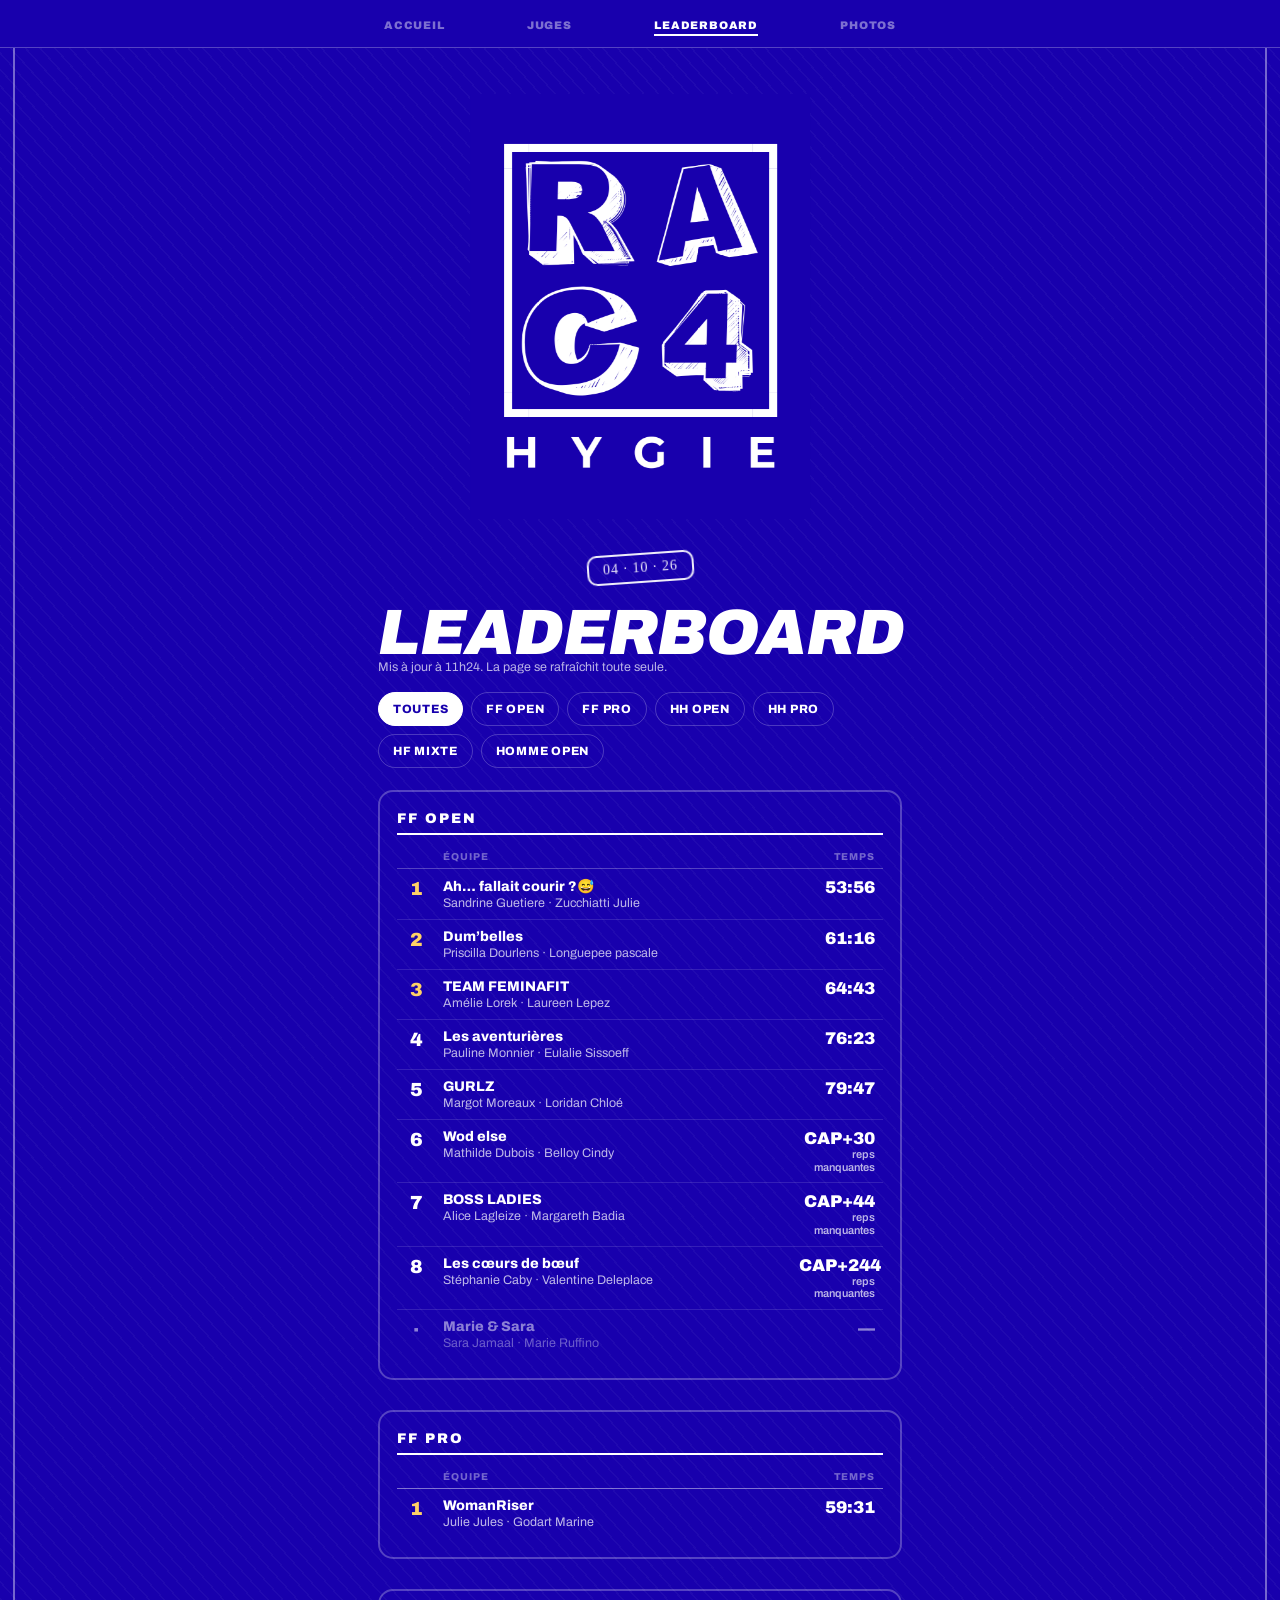
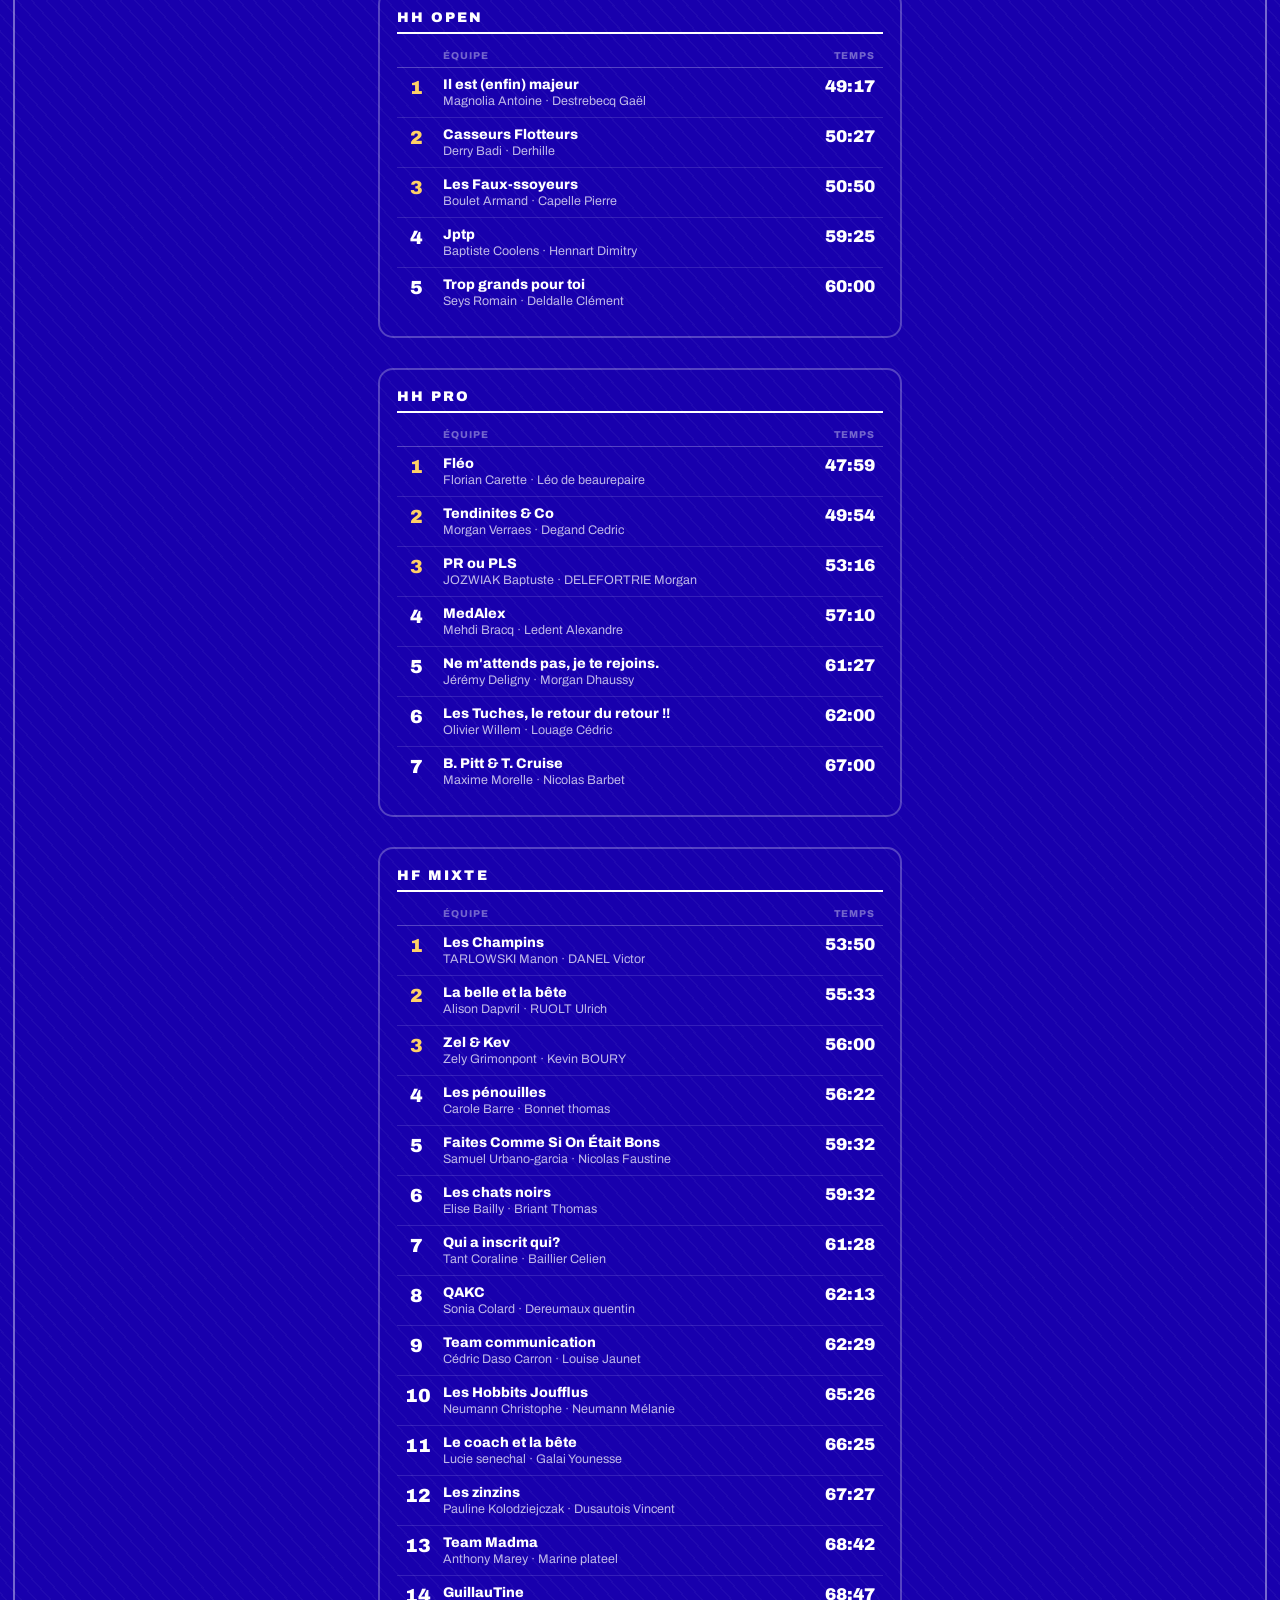
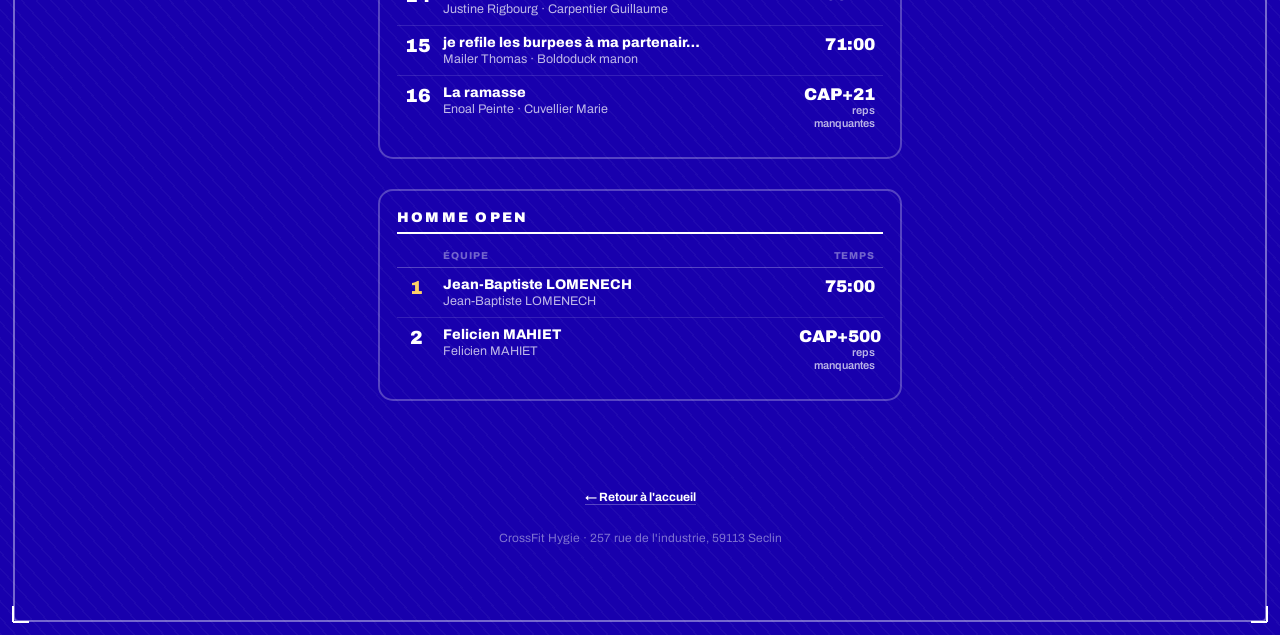
<file: race4-leaderboard.html>
<!DOCTYPE html>
<html lang="fr">
<head>
<meta charset="utf-8">
<meta name="viewport" content="width=device-width, initial-scale=1.0">
<title>Leaderboard · Hygie Race 4</title>
<meta property="og:title" content="Leaderboard · Hygie Race 4">
<meta property="og:description" content="Le classement en direct de la Hygie Race 4, dimanche 4 octobre 2026.">
<meta property="og:image" content="https://crossfithygie-collab.github.io/Hygieborne/race4-logo.png">
<meta name="theme-color" content="#1800AD">
<link rel="preconnect" href="https://fonts.googleapis.com">
<link href="https://fonts.googleapis.com/css2?family=Archivo:ital,wght@0,400;0,600;0,700;0,800;0,900;1,800;1,900&family=Permanent+Marker&display=swap" rel="stylesheet">
<link rel="stylesheet" href="race4.css?v=4">
<style>
 .barre{display:flex;flex-wrap:wrap;gap:8px;margin:0 0 22px}
 .barre button{font-family:inherit;font-size:12px;font-weight:800;letter-spacing:.06em;
  text-transform:uppercase;padding:9px 14px;border-radius:99px;cursor:pointer;
  border:1.5px solid rgba(255,255,255,.22);background:transparent;color:inherit}
 .barre button[aria-pressed=true]{background:#fff;color:#1800AD;border-color:#fff}
 .maj{font-size:12.5px;opacity:.7;margin:0 0 18px}
 .cat{margin:0 0 30px}
 .cat h2{font-size:14px;font-weight:900;letter-spacing:.16em;text-transform:uppercase;
  margin:0 0 10px;padding-bottom:7px;border-bottom:2px solid currentColor}
 .lg{width:100%;min-width:0;table-layout:fixed;border-collapse:collapse;font-size:15px}
 /* race4.css impose min-width:472px a tous les tableaux : ici on tient dans l'ecran. */
 .hero h1,h1{font-size:clamp(24px,8.2vw,64px);white-space:nowrap;letter-spacing:-1px}
 /* tableau a largeurs fixes : on donne la largeur au premier rang (les en-tetes) */
 .lg th:first-child{width:38px} .lg th:last-child{width:92px;text-align:right}
 .lg td.e{text-align:left;overflow:hidden}
 .lg td.e span{white-space:normal}
 .lg td.t small{white-space:normal;line-height:1.15}
 @media (max-width:480px){
  .lg{font-size:14px}
  .lg td{padding:9px 5px}
  .lg td.r,.lg th:first-child{width:30px;font-size:17px}
  .lg td.t,.lg th:last-child{width:80px}
  .lg td.t{font-size:15px}
  .lg td.t small{font-size:10px}
  .lg th:last-child{text-align:right}
 }
 .lg th{font-size:10px;font-weight:800;letter-spacing:.09em;text-transform:uppercase;
  text-align:left;padding:6px 8px;opacity:.6}
 .lg td{padding:9px 8px;border-bottom:1px solid rgba(255,255,255,.12);vertical-align:top}
 .lg td.r{width:38px;font-size:19px;font-weight:900;text-align:center}
 .lg tr.podium td.r{color:#FFD166}
 .lg td.e{font-weight:800;overflow-wrap:anywhere}
 .lg td.e span{overflow-wrap:anywhere}
 .lg td.e span{display:block;font-weight:400;font-size:12.5px;opacity:.72;margin-top:2px}
 .lg td.t{text-align:right;white-space:nowrap;font-weight:900;font-size:17px;
  font-variant-numeric:tabular-nums;width:92px}
 .lg td.t small{display:block;font-size:11px;font-weight:600;opacity:.7}
 .lg tr.attente td{opacity:.5}
 .vide{font-size:14px;opacity:.7;padding:10px 0}

 /* Mode televiseur : ?tv=1. On vise un ecran a trois metres, pas un telephone.
    Les Chromecast rognent les bords, et contre ca il faut reduire l'image, pas
    poser une marge : d'ou le scale sur la page entiere. */
 body.tv{overflow:hidden}
 /* Sur la TV, le classement et rien d'autre : ni logo, ni titre, ni menu. */
 body.tv .nav,body.tv .foot,body.tv .barre,body.tv .logo-wrap,
 body.tv .hero,body.tv .frame{display:none}
 body.tv .wrap{transform:scale(.93);transform-origin:top center;
   max-width:none;width:100%;padding:26px 34px 0}
 body.tv .maj{font-size:15px;margin:0 0 12px;opacity:.55;text-align:left}
 body.tv #classement{transform-origin:top left}
 body.tv .cat h2,body.tv .lg td.e{text-align:left}

 body.tv #classement{display:grid;grid-template-columns:1fr 1fr;gap:0 44px;
   align-content:start}
 body.tv .cat{margin:0 0 18px;break-inside:avoid}
 body.tv .cat h2{font-size:21px;letter-spacing:.14em;margin:0 0 6px;padding-bottom:6px}
 body.tv .lg{font-size:24px}
 body.tv .lg th{display:none}
 body.tv .lg td{padding:9px 6px}
 body.tv .lg td.r{width:52px;font-size:28px}
 body.tv .lg td.e{font-size:25px}
 body.tv .lg td.e span{font-size:17px;margin-top:1px}
 body.tv .lg td.t{font-size:27px;width:132px}
 body.tv .lg td.t small{font-size:15px}
 body.tv .vide{font-size:19px}
 /* Une seule categorie a l'ecran quand elles defilent : plein cadre. */
 body.tv.solo #classement{grid-template-columns:1fr}
 body.tv.solo .cat h2{font-size:30px}
 body.tv.solo .lg{font-size:34px}
 body.tv.solo .lg td.r{width:72px;font-size:40px}
 body.tv.solo .lg td.e{font-size:35px}
 body.tv.solo .lg td.e span{font-size:22px}
 body.tv.solo .lg td.t{font-size:38px;width:190px}
 body.tv.solo .lg td.t small{font-size:19px}
</style>
</head>
<body>
<div class="frame"><i class="tl"></i><i class="tr"></i><i class="bl"></i><i class="br"></i></div>

<nav class="nav">
  <ul>
    <li><a href="index.html">Accueil</a></li>
    <li><a href="race4-juges.html">Juges</a></li>
    <li><a href="race4-leaderboard.html" class="active">Leaderboard</a></li>
    <li><a href="photos.html">Photos</a></li>
  </ul>
</nav>

<div class="wrap">
  <div class="logo-wrap anim" style="animation-delay:.05s"><img class="logo" src="race4-logo.png" alt="RAC4 · CrossFit Hygie"></div>

  <div class="hero">
    <span class="stamp">04 · 10 · 26</span>
    <h1>Leaderboard</h1>
  </div>

  <p class="maj" id="maj">Chargement du classement…</p>
  <div class="barre" id="barre"></div>
  <div id="classement"></div>

  <div class="foot"><a href="index.html">← Retour à l'accueil</a><br><br>
    CrossFit Hygie · 257 rue de l'industrie, 59113 Seclin</div>
</div>

<script>
// L'ordre d'affichage des categories, du duo au solo.
var ORDRE = ['FF OPEN','FF PRO','HH OPEN','HH PRO','HF MIXTE',
             'Femme Open','Femme Pro','Homme Open','Homme Pro'];
var filtre = 'tout', donnees = null;

function secondes(t){            // "72:14" ou "1:12:14" -> secondes
  var p = String(t).split(':').map(Number);
  if (p.some(isNaN)) return null;
  return p.length === 3 ? p[0]*3600 + p[1]*60 + p[2] : p[0]*60 + p[1];
}

function rang(a, b){
  // Celui qui franchit la ligne passe toujours devant celui qui est au cap.
  var ta = secondes(a.temps), tb = secondes(b.temps);
  if (ta !== null && tb !== null) return ta - tb;
  if (ta !== null) return -1;
  if (tb !== null) return 1;
  // Au cap, le score est le nombre de reps qui manquaient pour finir :
  // CAP+20 est donc meilleur que CAP+21. Sans score : a la fin.
  var ma = a.manque, mb = b.manque;
  if (ma != null && mb != null) return ma - mb;
  if (ma != null) return -1;
  if (mb != null) return 1;
  return 0;
}

function court(n){
  // Un nom d'equipe a rallonge deborde sur telephone : on le coupe proprement.
  n = n || '—';
  return n.length > 38 ? n.slice(0, 36).trim() + '…' : n;
}

function peindre(){
  var d = donnees.resultats.slice();
  var cats = ORDRE.filter(function(c){
    return d.some(function(r){ return r.categorie === c; });
  });
  d.forEach(function(r){ if (cats.indexOf(r.categorie) < 0) cats.push(r.categorie); });

  // Les boutons de filtre
  var b = document.getElementById('barre');
  if (!b.children.length){
    ['tout'].concat(cats).forEach(function(c){
      var bt = document.createElement('button');
      bt.textContent = c === 'tout' ? 'Toutes' : c;
      bt.setAttribute('aria-pressed', c === filtre);
      bt.onclick = function(){
        filtre = c;
        [].forEach.call(b.children, function(x){
          x.setAttribute('aria-pressed', x.textContent === (c === 'tout' ? 'Toutes' : c));
        });
        peindre();
      };
      b.appendChild(bt);
    });
  }

  var sortie = '';
  cats.forEach(function(c){
    if (filtre !== 'tout' && filtre !== c) return;
    var lot = d.filter(function(r){ return r.categorie === c; }).sort(rang);
    var lignes = '';
    var place = 0;
    lot.forEach(function(r){
      var fini = secondes(r.temps) !== null, cap = r.manque != null;
      if (fini || cap) place++;
      var score = fini ? r.temps
                : cap ? 'CAP+' + r.manque + '<small>reps manquantes</small>'
                : '—';
      lignes += '<tr class="' + (fini && place <= 3 ? 'podium' : '')
             + (fini || cap ? '' : ' attente') + '">'
             + '<td class="r">' + (fini || cap ? place : '·') + '</td>'
             + '<td class="e" title="' + ((r.nom_complet || r.equipe || '').replace(/"/g, '')) + '">' + court(r.equipe)
             + '<span>' + (r.athletes || []).join(' · ') + '</span></td>'
             + '<td class="t">' + score + '</td></tr>';
    });
    sortie += '<div class="cat"><h2>' + c + '</h2>'
            + (lot.length
               ? '<table class="lg"><thead><tr><th></th><th>Équipe</th>'
                 + '<th style="text-align:right">Temps</th></tr></thead>'
                 + '<tbody>' + lignes + '</tbody></table>'
               : '<p class="vide">Aucune équipe.</p>')
            + '</div>';
  });
  document.getElementById('classement').innerHTML = sortie;

  var m = document.getElementById('maj');
  if (donnees.maj){
    var dt = new Date(donnees.maj);
    m.textContent = 'Mis à jour à ' + ('0'+dt.getHours()).slice(-2) + 'h'
                  + ('0'+dt.getMinutes()).slice(-2) + '. La page se rafraîchit toute seule.';
  } else {
    m.textContent = 'Les résultats s’afficheront ici au fil des vagues, dimanche 4 octobre.';
  }
}

function charger(){
  fetch('race4-resultats.json?t=' + Date.now())
    .then(function(r){ return r.json(); })
    .then(function(d){ donnees = d; peindre(); })
    .catch(function(){
      document.getElementById('maj').textContent =
        'Classement momentanément indisponible. Réessaie dans une minute.';
    });
}
charger();
setInterval(charger, 60000);   // le spectateur n'a rien à rafraîchir

// ── le mode televiseur ───────────────────────────────────────────────────────
// ?tv=1 : grand, sans navigation, sur deux colonnes. ?tv=1&defile=1 : une
// categorie a la fois, qui change toute seule. Personne ne touche a rien.
(function(){
  var q = new URLSearchParams(location.search);
  if (q.get('tv') !== '1') return;
  document.body.classList.add('tv');
  // Sur un televiseur, une categorie par page : lisible de loin, et on les
  // voit toutes passer. ?defile=0 remet les deux colonnes fixes.
  if (q.get('defile') === '0') return;
  document.body.classList.add('solo');
  var page = 0, pages = [];

  function placeDispo(){
    var z = document.getElementById('classement');
    return window.innerHeight - z.getBoundingClientRect().top - 26;
  }

  // Une categorie trop longue ne se tasse pas : elle se coupe en plusieurs
  // pages. On mesure les lignes a leur vraie taille, puis on remplit page par
  // page tant que ca rentre. Mieux vaut deux ecrans lisibles qu'un illisible.
  var MINI = +(q.get('mini') || 6);     // jamais moins de six equipes par ecran

  function decouper(){
    var cats = [].slice.call(document.querySelectorAll('#classement .cat'));
    if (!cats.length) return [];
    var dispo = placeDispo(), out = [];
    var z0 = document.getElementById('classement');
    z0.style.transform = 'none'; z0.style.width = '';   // on mesure a nu
    cats.forEach(function(c, ic){
      c.style.display = '';
      var lignes = [].slice.call(c.querySelectorAll('tbody tr'));
      lignes.forEach(function(l){ l.style.display = ''; });
      if (!lignes.length){ out.push({cat: ic, de: 0, a: 0, n: 1, sur: 1}); return; }
      var tete = c.getBoundingClientRect().height
               - lignes.reduce(function(h, l){
                   return h + l.getBoundingClientRect().height; }, 0);
      // Combien d'equipes tiennent a taille normale, et combien il en faut.
      var hauts = lignes.map(function(l){
        return l.getBoundingClientRect().height; });
      var tient = 0, cumul = tete;
      while (tient < lignes.length && cumul + hauts[tient] <= dispo){
        cumul += hauts[tient]; tient++;
      }
      tient = Math.max(1, tient);
      // On veut au moins MINI equipes a l'ecran : si elles ne rentrent pas a
      // taille normale, c'est l'image qui se reduit, pas la page qui se coupe.
      var vise = Math.min(lignes.length, Math.max(MINI, tient));
      var besoin = tete;
      for (var k = 0; k < vise; k++) besoin += hauts[k];
      var ech = besoin > dispo ? Math.max(.5, dispo / besoin) : 1;
      var lots = [], i0 = 0;
      while (i0 < lignes.length){
        lots.push([i0, Math.min(lignes.length, i0 + vise)]);
        i0 += vise;
      }
      // On sait maintenant combien de pages il faut : on repartit les equipes
      // a parts egales, pour ne pas finir sur une page a une seule ligne.
      // On equilibre les pages, mais jamais en dessous du minimum voulu :
      // mieux vaut une derniere page courte que des ecrans a moitie vides.
      var nb = lots.length;
      var taille = Math.max(Math.min(vise, lignes.length),
                            Math.ceil(lignes.length / nb)), i = 0;
      lots = [];
      while (i < lignes.length){
        lots.push([i, Math.min(lignes.length, i + taille)]);
        i += taille;
      }
      lots.forEach(function(x, k){
        out.push({cat: ic, de: x[0], a: x[1], n: k + 1, sur: lots.length,
                  ech: ech}); });
    });
    return out;
  }

  function montrer(){
    var cats = [].slice.call(document.querySelectorAll('#classement .cat'));
    if (!pages.length || !cats.length) return;
    page = page % pages.length;
    var p = pages[page];
    cats.forEach(function(c, i){ c.style.display = i === p.cat ? '' : 'none'; });
    var c = cats[p.cat];
    [].slice.call(c.querySelectorAll('tbody tr')).forEach(function(l, i){
      l.style.display = (i >= p.de && i < p.a) ? '' : 'none';
    });
    var z = document.getElementById('classement');
    z.style.transform = p.ech < 1 ? 'scale(' + p.ech.toFixed(3) + ')' : 'none';
    z.style.width = p.ech < 1 ? (100 / p.ech).toFixed(2) + '%' : '';
    var h2 = c.querySelector('h2');
    if (h2){
      var nom = h2.dataset.nom || (h2.dataset.nom = h2.textContent);
      h2.textContent = p.sur > 1 ? nom + '  ' + p.n + ' / ' + p.sur : nom;
    }
    page++;
  }

  function tourner(){ montrer(); }

  function recalculer(){
    var garde = pages[(page - 1 + Math.max(1, pages.length)) % Math.max(1, pages.length)];
    pages = decouper();
    if (garde){
      var i = pages.findIndex(function(x){
        return x.cat === garde.cat && x.de === garde.de; });
      page = i >= 0 ? i : 0;
    } else { page = 0; }
    montrer();
  }
  window.addEventListener('resize', recalculer);
  // Le classement se redessine tout seul : on remet la rotation en place apres.
  var peindreOrig = peindre;
  peindre = function(){ peindreOrig(); recalculer(); };
  recalculer();
  setInterval(tourner, +(q.get('secondes') || 15) * 1000);
})();
</script>
</body>
</html>
</file>
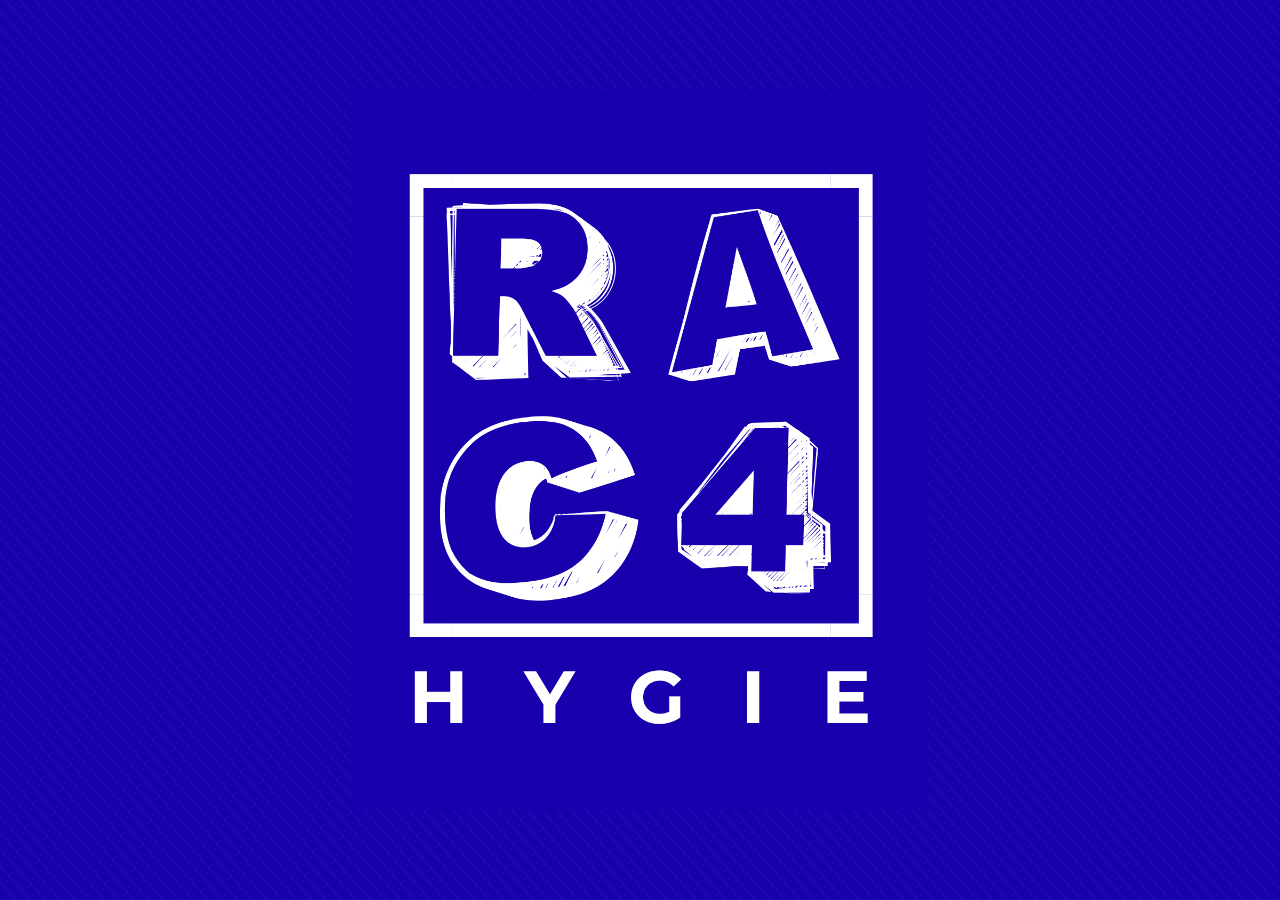
<file: race4-logo-tv.html>
<!DOCTYPE html>
<html lang="fr"><head><meta charset="utf-8">
<meta name="viewport" content="width=device-width, initial-scale=1.0">
<title>Hygie Race 4</title>
<style>
 html,body{margin:0;height:100%;background:#1800AD;overflow:hidden}
 body{display:flex;align-items:center;justify-content:center;
  background-image:repeating-linear-gradient(48deg,rgba(255,255,255,.035) 0 1.5px,transparent 1.5px 11px)}
 img{max-width:84vw;max-height:80vh;width:auto;height:auto;display:block}
</style></head>
<body><img src="race4-logo.png" alt="Hygie Race 4"></body></html>
</file>
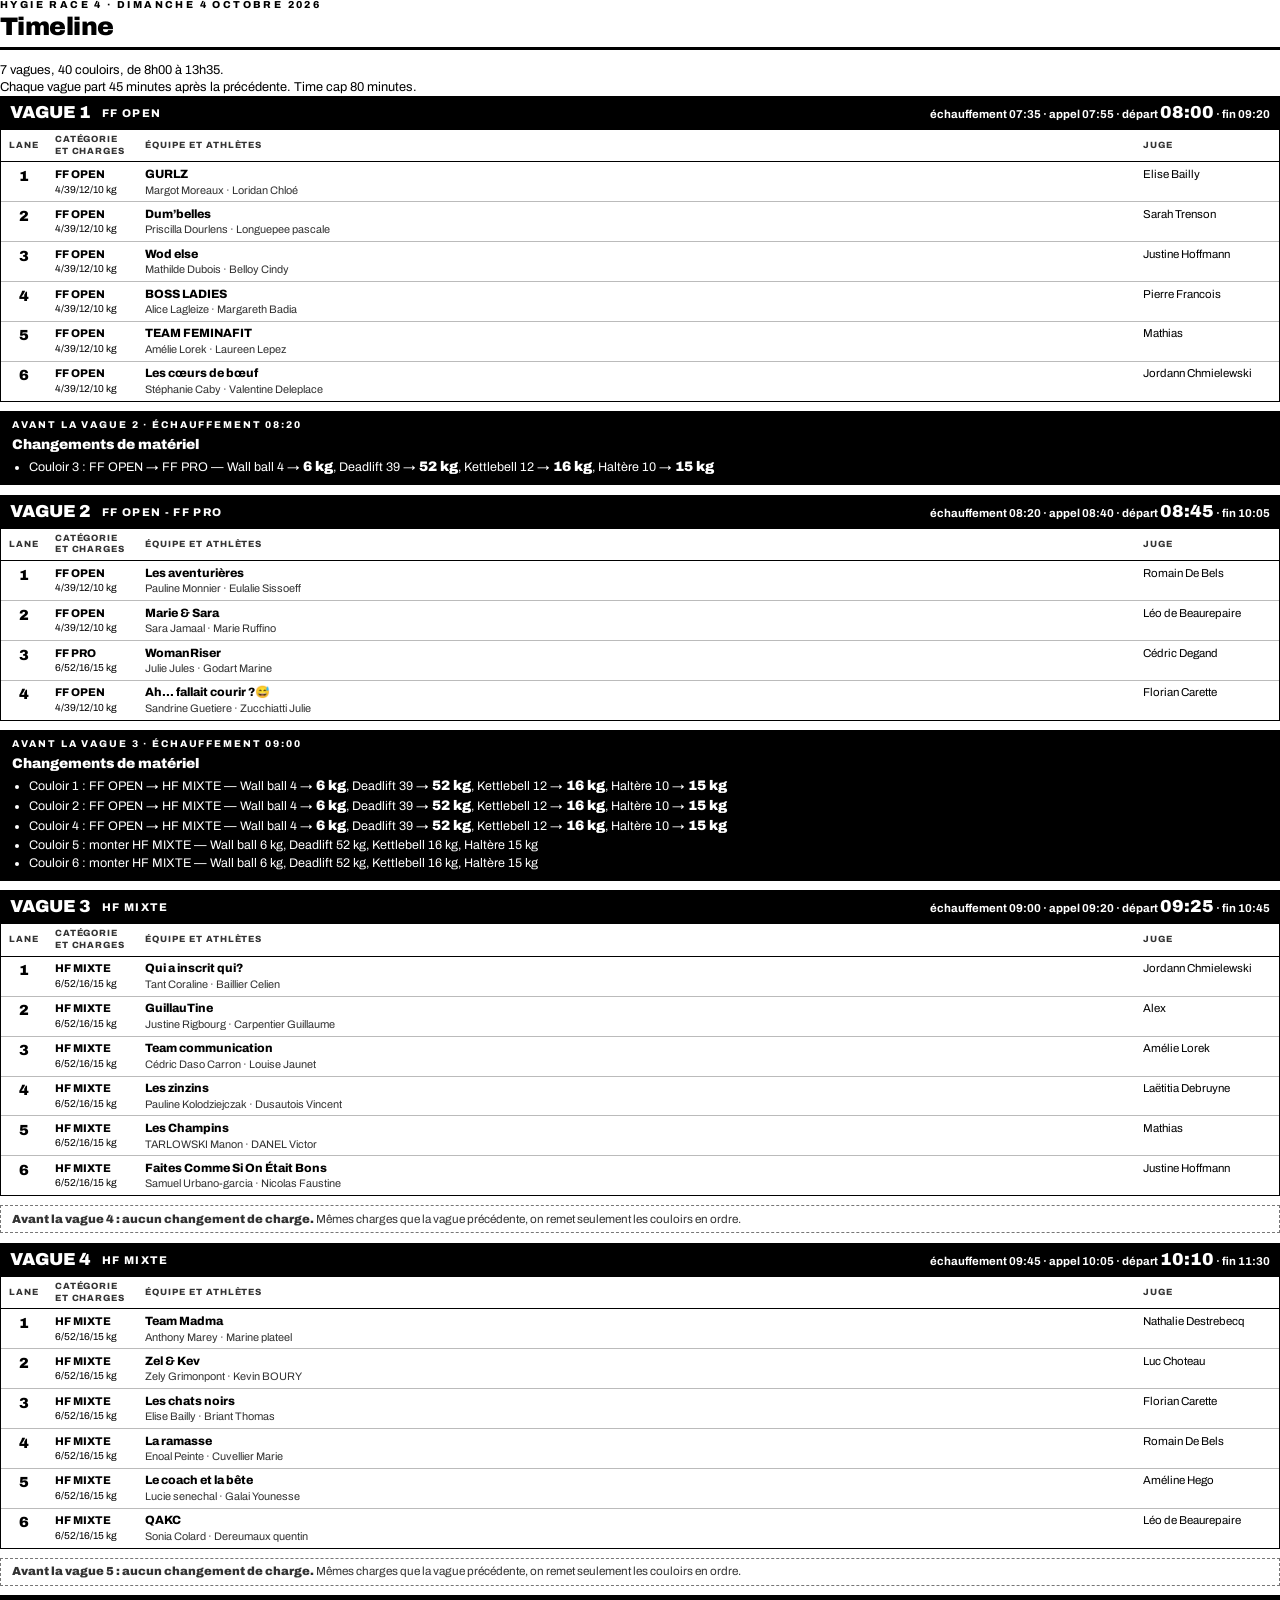
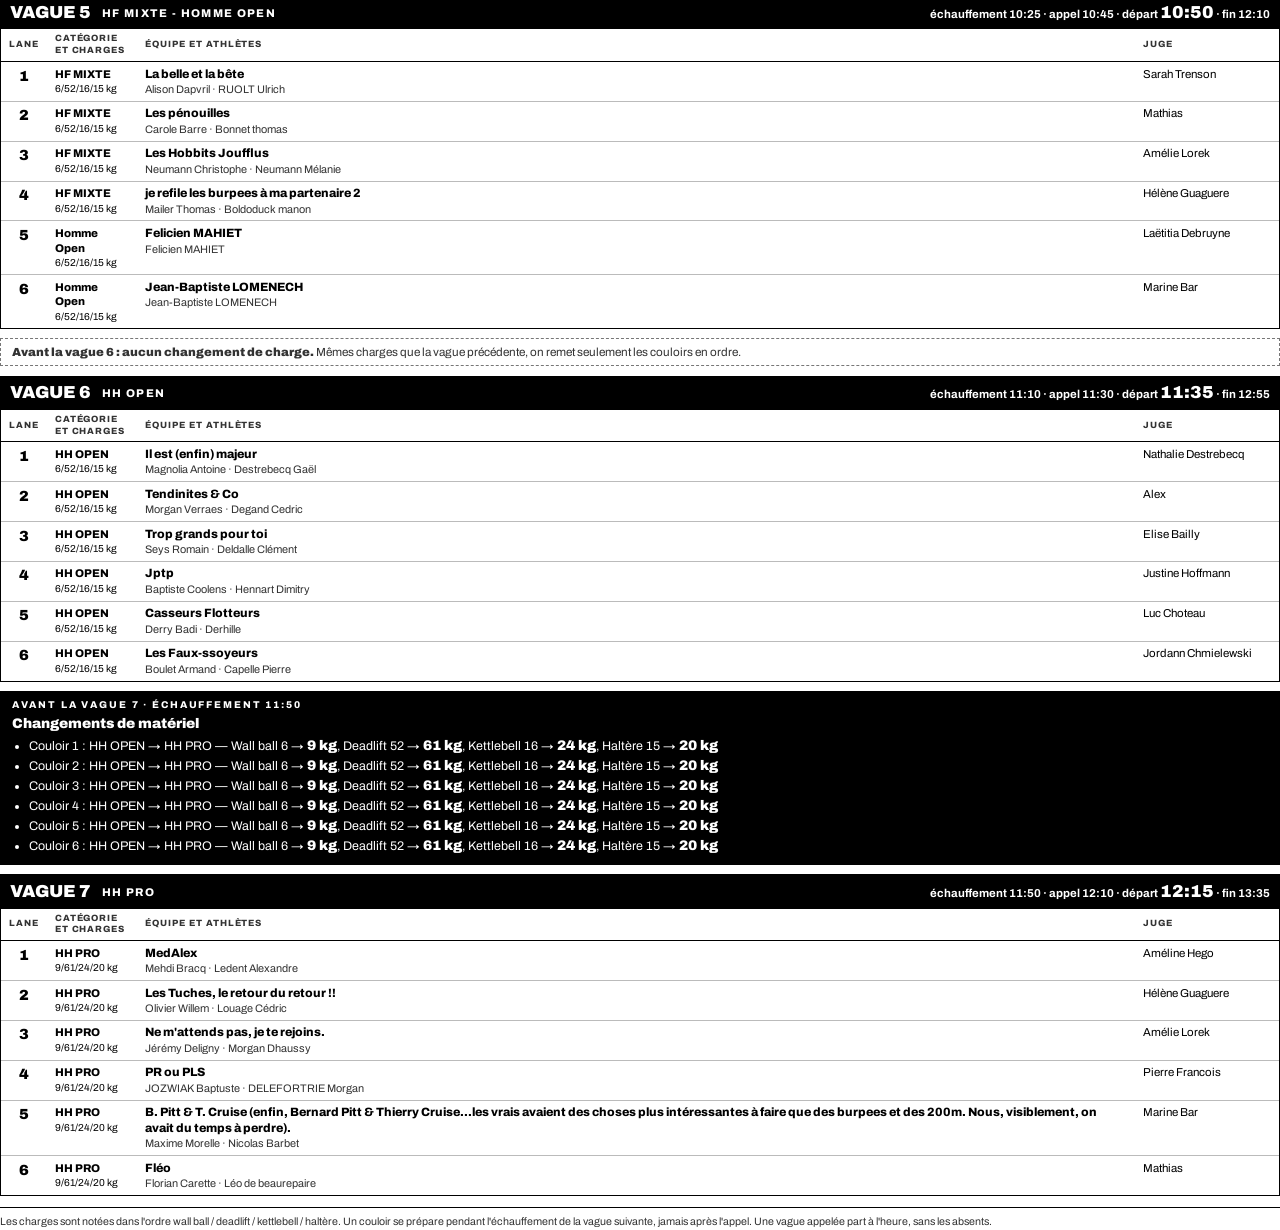
<file: race4-timeline.html>
<!doctype html><html lang="fr"><head><meta charset="utf-8">
<title>Timeline · Hygie Race 4</title>
<link href="https://fonts.googleapis.com/css2?family=Archivo:wght@400;700;800;900&display=swap" rel="stylesheet">
<style>
 @page{size:A4 portrait;margin:10mm}
 *{box-sizing:border-box;margin:0}
 body{font-family:Archivo,Helvetica,Arial,sans-serif;color:#000;background:#fff;
   font-size:9.6pt;line-height:1.3}
 h1{font-size:19pt;font-weight:900;letter-spacing:-.4pt;line-height:1}
 h1 small{display:block;font-size:7.6pt;font-weight:800;letter-spacing:1.8pt;
   text-transform:uppercase;margin-bottom:3pt}
 .intro{border-bottom:2.5pt solid #000;padding-bottom:6pt;margin-bottom:9pt;
   display:flex;justify-content:space-between;align-items:flex-end}
 .intro p{font-size:8.6pt;text-align:right;line-height:1.4;max-width:78mm}
 .vague{border:1.2pt solid #000;margin-bottom:7pt;page-break-inside:avoid}
 .vh{display:flex;align-items:center;gap:8pt;background:#000;color:#fff;
   padding:4pt 7pt}
 .vh b{font-size:13pt;font-weight:900}
 .vh u{text-decoration:none;font-size:8.4pt;font-weight:800;letter-spacing:1pt;
   text-transform:uppercase}
 .vh .h{margin-left:auto;font-size:8.6pt;font-weight:700;text-align:right}
 .vh .h b{font-size:13pt;display:inline}
 table{width:100%;border-collapse:collapse;font-size:9pt}
 th{font-size:6.8pt;font-weight:800;letter-spacing:.7pt;text-transform:uppercase;
   text-align:left;padding:3pt 6pt;border-bottom:.8pt solid #000;color:#333}
 td{padding:3.4pt 6pt;border-bottom:.5pt solid #bbb;vertical-align:top}
 tr:last-child td{border-bottom:0}
 td.l{font-weight:900;font-size:11pt;width:9mm;text-align:center}
 td.c{font-weight:800;width:24mm;font-size:8.4pt}
 td.e{font-weight:800}
 td.e span{display:block;font-weight:400;font-size:8.2pt;color:#333}
 td.j{width:38mm;font-size:8.6pt}
 .chg{border:1.2pt solid #000;background:#000;color:#fff;padding:5pt 8pt;
   margin-bottom:7pt;page-break-inside:avoid}
 .chg u{text-decoration:none;display:block;font-size:7.4pt;font-weight:800;
   letter-spacing:1.4pt;text-transform:uppercase;margin-bottom:3pt}
 .chg b{font-size:10.4pt;font-weight:900}
 .chg ul{margin:3pt 0 0 0;padding-left:13pt}
 .chg li{font-size:9.4pt;margin-bottom:1.5pt}
 .rien{border:1pt dashed #777;color:#333;padding:4pt 8pt;margin-bottom:7pt;
   font-size:8.8pt;page-break-inside:avoid}
 .rien b{font-weight:900}
 .pied{margin-top:8pt;border-top:1pt solid #000;padding-top:5pt;font-size:8pt;
   color:#333;line-height:1.45}
</style></head><body>
<div class="intro">
  <h1><small>Hygie Race 4 &middot; dimanche 4 octobre 2026</small>Timeline</div>
  <p>7 vagues, 40 couloirs, de 8h00 &agrave; 13h35.<br>
  Chaque vague part 45 minutes apr&egrave;s la pr&eacute;c&eacute;dente.
  Time cap 80 minutes.</p>
</div>

<div class="vague">
  <div class="vh"><b>VAGUE 1</b><u>FF OPEN</u>
    <span class="h">&eacute;chauffement 07:35 &middot;
      appel 07:55 &middot; d&eacute;part <b>08:00</b> &middot;
      fin 09:20</span></div>
  <table><thead><tr><th>Lane</th><th>Cat&eacute;gorie et charges</th>
    <th>&Eacute;quipe et athl&egrave;tes</th><th>Juge</th></tr></thead>
  <tbody><tr><td class="l">1</td><td class="c">FF OPEN<br><span style="font-weight:400;font-size:7.6pt">4/39/12/10 kg</span></td><td class="e">GURLZ<span>Margot Moreaux &middot; Loridan Chloé</span></td><td class="j">Elise Bailly</td></tr><tr><td class="l">2</td><td class="c">FF OPEN<br><span style="font-weight:400;font-size:7.6pt">4/39/12/10 kg</span></td><td class="e">Dum’belles<span>Priscilla Dourlens &middot; Longuepee pascale</span></td><td class="j">Sarah Trenson</td></tr><tr><td class="l">3</td><td class="c">FF OPEN<br><span style="font-weight:400;font-size:7.6pt">4/39/12/10 kg</span></td><td class="e">Wod else<span>Mathilde Dubois &middot; Belloy Cindy</span></td><td class="j">Justine Hoffmann</td></tr><tr><td class="l">4</td><td class="c">FF OPEN<br><span style="font-weight:400;font-size:7.6pt">4/39/12/10 kg</span></td><td class="e">BOSS LADIES<span>Alice Lagleize &middot; Margareth Badia</span></td><td class="j">Pierre Francois</td></tr><tr><td class="l">5</td><td class="c">FF OPEN<br><span style="font-weight:400;font-size:7.6pt">4/39/12/10 kg</span></td><td class="e">TEAM FEMINAFIT<span>Amélie Lorek &middot; Laureen Lepez</span></td><td class="j">Mathias</td></tr><tr><td class="l">6</td><td class="c">FF OPEN<br><span style="font-weight:400;font-size:7.6pt">4/39/12/10 kg</span></td><td class="e">Les cœurs de bœuf<span>Stéphanie Caby &middot; Valentine Deleplace</span></td><td class="j">Jordann Chmielewski</td></tr></tbody></table>
</div><div class="chg"><u>Avant la vague 2 &middot; &eacute;chauffement 08:20</u><b>Changements de mat&eacute;riel</b><ul><li>Couloir 3 : FF OPEN → FF PRO — Wall ball 4 → <b>6 kg</b>, Deadlift 39 → <b>52 kg</b>, Kettlebell 12 → <b>16 kg</b>, Haltère 10 → <b>15 kg</b></li></ul></div>
<div class="vague">
  <div class="vh"><b>VAGUE 2</b><u>FF OPEN - FF PRO</u>
    <span class="h">&eacute;chauffement 08:20 &middot;
      appel 08:40 &middot; d&eacute;part <b>08:45</b> &middot;
      fin 10:05</span></div>
  <table><thead><tr><th>Lane</th><th>Cat&eacute;gorie et charges</th>
    <th>&Eacute;quipe et athl&egrave;tes</th><th>Juge</th></tr></thead>
  <tbody><tr><td class="l">1</td><td class="c">FF OPEN<br><span style="font-weight:400;font-size:7.6pt">4/39/12/10 kg</span></td><td class="e">Les aventurières<span>Pauline Monnier &middot; Eulalie Sissoeff</span></td><td class="j">Romain De Bels</td></tr><tr><td class="l">2</td><td class="c">FF OPEN<br><span style="font-weight:400;font-size:7.6pt">4/39/12/10 kg</span></td><td class="e">Marie &amp; Sara<span>Sara Jamaal &middot; Marie Ruffino</span></td><td class="j">Léo de Beaurepaire</td></tr><tr><td class="l">3</td><td class="c">FF PRO<br><span style="font-weight:400;font-size:7.6pt">6/52/16/15 kg</span></td><td class="e">WomanRiser<span>Julie Jules &middot; Godart Marine</span></td><td class="j">Cédric Degand</td></tr><tr><td class="l">4</td><td class="c">FF OPEN<br><span style="font-weight:400;font-size:7.6pt">4/39/12/10 kg</span></td><td class="e">Ah… fallait courir ?😅<span>Sandrine Guetiere &middot; Zucchiatti Julie</span></td><td class="j">Florian Carette</td></tr></tbody></table>
</div><div class="chg"><u>Avant la vague 3 &middot; &eacute;chauffement 09:00</u><b>Changements de mat&eacute;riel</b><ul><li>Couloir 1 : FF OPEN → HF MIXTE — Wall ball 4 → <b>6 kg</b>, Deadlift 39 → <b>52 kg</b>, Kettlebell 12 → <b>16 kg</b>, Haltère 10 → <b>15 kg</b></li><li>Couloir 2 : FF OPEN → HF MIXTE — Wall ball 4 → <b>6 kg</b>, Deadlift 39 → <b>52 kg</b>, Kettlebell 12 → <b>16 kg</b>, Haltère 10 → <b>15 kg</b></li><li>Couloir 4 : FF OPEN → HF MIXTE — Wall ball 4 → <b>6 kg</b>, Deadlift 39 → <b>52 kg</b>, Kettlebell 12 → <b>16 kg</b>, Haltère 10 → <b>15 kg</b></li><li>Couloir 5 : monter HF MIXTE — Wall ball 6 kg, Deadlift 52 kg, Kettlebell 16 kg, Haltère 15 kg</li><li>Couloir 6 : monter HF MIXTE — Wall ball 6 kg, Deadlift 52 kg, Kettlebell 16 kg, Haltère 15 kg</li></ul></div>
<div class="vague">
  <div class="vh"><b>VAGUE 3</b><u>HF MIXTE</u>
    <span class="h">&eacute;chauffement 09:00 &middot;
      appel 09:20 &middot; d&eacute;part <b>09:25</b> &middot;
      fin 10:45</span></div>
  <table><thead><tr><th>Lane</th><th>Cat&eacute;gorie et charges</th>
    <th>&Eacute;quipe et athl&egrave;tes</th><th>Juge</th></tr></thead>
  <tbody><tr><td class="l">1</td><td class="c">HF MIXTE<br><span style="font-weight:400;font-size:7.6pt">6/52/16/15 kg</span></td><td class="e">Qui a inscrit qui?<span>Tant Coraline &middot; Baillier Celien</span></td><td class="j">Jordann Chmielewski</td></tr><tr><td class="l">2</td><td class="c">HF MIXTE<br><span style="font-weight:400;font-size:7.6pt">6/52/16/15 kg</span></td><td class="e">GuillauTine<span>Justine Rigbourg &middot; Carpentier Guillaume</span></td><td class="j">Alex</td></tr><tr><td class="l">3</td><td class="c">HF MIXTE<br><span style="font-weight:400;font-size:7.6pt">6/52/16/15 kg</span></td><td class="e">Team communication<span>Cédric Daso Carron &middot; Louise Jaunet</span></td><td class="j">Amélie Lorek</td></tr><tr><td class="l">4</td><td class="c">HF MIXTE<br><span style="font-weight:400;font-size:7.6pt">6/52/16/15 kg</span></td><td class="e">Les zinzins<span>Pauline Kolodziejczak &middot; Dusautois Vincent</span></td><td class="j">Laëtitia Debruyne</td></tr><tr><td class="l">5</td><td class="c">HF MIXTE<br><span style="font-weight:400;font-size:7.6pt">6/52/16/15 kg</span></td><td class="e">Les Champins<span>TARLOWSKI Manon &middot; DANEL Victor</span></td><td class="j">Mathias</td></tr><tr><td class="l">6</td><td class="c">HF MIXTE<br><span style="font-weight:400;font-size:7.6pt">6/52/16/15 kg</span></td><td class="e">Faites Comme Si On Était Bons<span>Samuel Urbano-garcia &middot; Nicolas Faustine</span></td><td class="j">Justine Hoffmann</td></tr></tbody></table>
</div><div class="rien"><b>Avant la vague 4 : aucun changement de charge.</b> M&ecirc;mes charges que la vague pr&eacute;c&eacute;dente, on remet seulement les couloirs en ordre.</div>
<div class="vague">
  <div class="vh"><b>VAGUE 4</b><u>HF MIXTE</u>
    <span class="h">&eacute;chauffement 09:45 &middot;
      appel 10:05 &middot; d&eacute;part <b>10:10</b> &middot;
      fin 11:30</span></div>
  <table><thead><tr><th>Lane</th><th>Cat&eacute;gorie et charges</th>
    <th>&Eacute;quipe et athl&egrave;tes</th><th>Juge</th></tr></thead>
  <tbody><tr><td class="l">1</td><td class="c">HF MIXTE<br><span style="font-weight:400;font-size:7.6pt">6/52/16/15 kg</span></td><td class="e">Team Madma<span>Anthony Marey &middot; Marine plateel</span></td><td class="j">Nathalie Destrebecq</td></tr><tr><td class="l">2</td><td class="c">HF MIXTE<br><span style="font-weight:400;font-size:7.6pt">6/52/16/15 kg</span></td><td class="e">Zel &amp; Kev<span>Zely Grimonpont &middot; Kevin BOURY</span></td><td class="j">Luc Choteau</td></tr><tr><td class="l">3</td><td class="c">HF MIXTE<br><span style="font-weight:400;font-size:7.6pt">6/52/16/15 kg</span></td><td class="e">Les chats noirs<span>Elise Bailly &middot; Briant Thomas</span></td><td class="j">Florian Carette</td></tr><tr><td class="l">4</td><td class="c">HF MIXTE<br><span style="font-weight:400;font-size:7.6pt">6/52/16/15 kg</span></td><td class="e">La ramasse<span>Enoal Peinte &middot; Cuvellier Marie</span></td><td class="j">Romain De Bels</td></tr><tr><td class="l">5</td><td class="c">HF MIXTE<br><span style="font-weight:400;font-size:7.6pt">6/52/16/15 kg</span></td><td class="e">Le coach et la bête<span>Lucie senechal &middot; Galai Younesse</span></td><td class="j">Améline Hego</td></tr><tr><td class="l">6</td><td class="c">HF MIXTE<br><span style="font-weight:400;font-size:7.6pt">6/52/16/15 kg</span></td><td class="e">QAKC<span>Sonia Colard &middot; Dereumaux quentin</span></td><td class="j">Léo de Beaurepaire</td></tr></tbody></table>
</div><div class="rien"><b>Avant la vague 5 : aucun changement de charge.</b> M&ecirc;mes charges que la vague pr&eacute;c&eacute;dente, on remet seulement les couloirs en ordre.</div>
<div class="vague">
  <div class="vh"><b>VAGUE 5</b><u>HF MIXTE - Homme Open</u>
    <span class="h">&eacute;chauffement 10:25 &middot;
      appel 10:45 &middot; d&eacute;part <b>10:50</b> &middot;
      fin 12:10</span></div>
  <table><thead><tr><th>Lane</th><th>Cat&eacute;gorie et charges</th>
    <th>&Eacute;quipe et athl&egrave;tes</th><th>Juge</th></tr></thead>
  <tbody><tr><td class="l">1</td><td class="c">HF MIXTE<br><span style="font-weight:400;font-size:7.6pt">6/52/16/15 kg</span></td><td class="e">La belle et la bête<span>Alison Dapvril &middot; RUOLT Ulrich</span></td><td class="j">Sarah Trenson</td></tr><tr><td class="l">2</td><td class="c">HF MIXTE<br><span style="font-weight:400;font-size:7.6pt">6/52/16/15 kg</span></td><td class="e">Les pénouilles<span>Carole Barre &middot; Bonnet thomas</span></td><td class="j">Mathias</td></tr><tr><td class="l">3</td><td class="c">HF MIXTE<br><span style="font-weight:400;font-size:7.6pt">6/52/16/15 kg</span></td><td class="e">Les Hobbits Joufflus<span>Neumann Christophe &middot; Neumann Mélanie</span></td><td class="j">Amélie Lorek</td></tr><tr><td class="l">4</td><td class="c">HF MIXTE<br><span style="font-weight:400;font-size:7.6pt">6/52/16/15 kg</span></td><td class="e">je refile les burpees à ma partenaire 2<span>Mailer Thomas &middot; Boldoduck manon</span></td><td class="j">Hélène Guaguere</td></tr><tr><td class="l">5</td><td class="c">Homme Open<br><span style="font-weight:400;font-size:7.6pt">6/52/16/15 kg</span></td><td class="e">Felicien MAHIET<span>Felicien MAHIET</span></td><td class="j">Laëtitia Debruyne</td></tr><tr><td class="l">6</td><td class="c">Homme Open<br><span style="font-weight:400;font-size:7.6pt">6/52/16/15 kg</span></td><td class="e">Jean-Baptiste LOMENECH<span>Jean-Baptiste LOMENECH</span></td><td class="j">Marine Bar</td></tr></tbody></table>
</div><div class="rien"><b>Avant la vague 6 : aucun changement de charge.</b> M&ecirc;mes charges que la vague pr&eacute;c&eacute;dente, on remet seulement les couloirs en ordre.</div>
<div class="vague">
  <div class="vh"><b>VAGUE 6</b><u>HH OPEN</u>
    <span class="h">&eacute;chauffement 11:10 &middot;
      appel 11:30 &middot; d&eacute;part <b>11:35</b> &middot;
      fin 12:55</span></div>
  <table><thead><tr><th>Lane</th><th>Cat&eacute;gorie et charges</th>
    <th>&Eacute;quipe et athl&egrave;tes</th><th>Juge</th></tr></thead>
  <tbody><tr><td class="l">1</td><td class="c">HH OPEN<br><span style="font-weight:400;font-size:7.6pt">6/52/16/15 kg</span></td><td class="e">Il est (enfin) majeur<span>Magnolia Antoine &middot; Destrebecq Gaël</span></td><td class="j">Nathalie Destrebecq</td></tr><tr><td class="l">2</td><td class="c">HH OPEN<br><span style="font-weight:400;font-size:7.6pt">6/52/16/15 kg</span></td><td class="e">Tendinites &amp; Co<span>Morgan Verraes &middot; Degand Cedric</span></td><td class="j">Alex</td></tr><tr><td class="l">3</td><td class="c">HH OPEN<br><span style="font-weight:400;font-size:7.6pt">6/52/16/15 kg</span></td><td class="e">Trop grands pour toi<span>Seys Romain &middot; Deldalle Clément</span></td><td class="j">Elise Bailly</td></tr><tr><td class="l">4</td><td class="c">HH OPEN<br><span style="font-weight:400;font-size:7.6pt">6/52/16/15 kg</span></td><td class="e">Jptp<span>Baptiste Coolens &middot; Hennart Dimitry</span></td><td class="j">Justine Hoffmann</td></tr><tr><td class="l">5</td><td class="c">HH OPEN<br><span style="font-weight:400;font-size:7.6pt">6/52/16/15 kg</span></td><td class="e">Casseurs Flotteurs<span>Derry Badi &middot; Derhille</span></td><td class="j">Luc Choteau</td></tr><tr><td class="l">6</td><td class="c">HH OPEN<br><span style="font-weight:400;font-size:7.6pt">6/52/16/15 kg</span></td><td class="e">Les Faux-ssoyeurs<span>Boulet Armand &middot; Capelle Pierre</span></td><td class="j">Jordann Chmielewski</td></tr></tbody></table>
</div><div class="chg"><u>Avant la vague 7 &middot; &eacute;chauffement 11:50</u><b>Changements de mat&eacute;riel</b><ul><li>Couloir 1 : HH OPEN → HH PRO — Wall ball 6 → <b>9 kg</b>, Deadlift 52 → <b>61 kg</b>, Kettlebell 16 → <b>24 kg</b>, Haltère 15 → <b>20 kg</b></li><li>Couloir 2 : HH OPEN → HH PRO — Wall ball 6 → <b>9 kg</b>, Deadlift 52 → <b>61 kg</b>, Kettlebell 16 → <b>24 kg</b>, Haltère 15 → <b>20 kg</b></li><li>Couloir 3 : HH OPEN → HH PRO — Wall ball 6 → <b>9 kg</b>, Deadlift 52 → <b>61 kg</b>, Kettlebell 16 → <b>24 kg</b>, Haltère 15 → <b>20 kg</b></li><li>Couloir 4 : HH OPEN → HH PRO — Wall ball 6 → <b>9 kg</b>, Deadlift 52 → <b>61 kg</b>, Kettlebell 16 → <b>24 kg</b>, Haltère 15 → <b>20 kg</b></li><li>Couloir 5 : HH OPEN → HH PRO — Wall ball 6 → <b>9 kg</b>, Deadlift 52 → <b>61 kg</b>, Kettlebell 16 → <b>24 kg</b>, Haltère 15 → <b>20 kg</b></li><li>Couloir 6 : HH OPEN → HH PRO — Wall ball 6 → <b>9 kg</b>, Deadlift 52 → <b>61 kg</b>, Kettlebell 16 → <b>24 kg</b>, Haltère 15 → <b>20 kg</b></li></ul></div>
<div class="vague">
  <div class="vh"><b>VAGUE 7</b><u>HH PRO</u>
    <span class="h">&eacute;chauffement 11:50 &middot;
      appel 12:10 &middot; d&eacute;part <b>12:15</b> &middot;
      fin 13:35</span></div>
  <table><thead><tr><th>Lane</th><th>Cat&eacute;gorie et charges</th>
    <th>&Eacute;quipe et athl&egrave;tes</th><th>Juge</th></tr></thead>
  <tbody><tr><td class="l">1</td><td class="c">HH PRO<br><span style="font-weight:400;font-size:7.6pt">9/61/24/20 kg</span></td><td class="e">MedAlex<span>Mehdi Bracq &middot; Ledent Alexandre</span></td><td class="j">Améline Hego</td></tr><tr><td class="l">2</td><td class="c">HH PRO<br><span style="font-weight:400;font-size:7.6pt">9/61/24/20 kg</span></td><td class="e">Les Tuches, le retour du retour !!<span>Olivier Willem &middot; Louage Cédric</span></td><td class="j">Hélène Guaguere</td></tr><tr><td class="l">3</td><td class="c">HH PRO<br><span style="font-weight:400;font-size:7.6pt">9/61/24/20 kg</span></td><td class="e">Ne m&#x27;attends pas, je te rejoins.<span>Jérémy Deligny &middot; Morgan Dhaussy</span></td><td class="j">Amélie Lorek</td></tr><tr><td class="l">4</td><td class="c">HH PRO<br><span style="font-weight:400;font-size:7.6pt">9/61/24/20 kg</span></td><td class="e">PR ou PLS<span>JOZWIAK Baptuste &middot; DELEFORTRIE Morgan</span></td><td class="j">Pierre Francois</td></tr><tr><td class="l">5</td><td class="c">HH PRO<br><span style="font-weight:400;font-size:7.6pt">9/61/24/20 kg</span></td><td class="e">B. Pitt &amp; T. Cruise (enfin, Bernard Pitt &amp; Thierry Cruise...les vrais avaient des choses plus intéressantes à faire que des burpees et des 200m. Nous, visiblement, on avait du temps à perdre).<span>Maxime Morelle &middot; Nicolas Barbet</span></td><td class="j">Marine Bar</td></tr><tr><td class="l">6</td><td class="c">HH PRO<br><span style="font-weight:400;font-size:7.6pt">9/61/24/20 kg</span></td><td class="e">Fléo<span>Florian Carette &middot; Léo de beaurepaire</span></td><td class="j">Mathias</td></tr></tbody></table>
</div>
<div class="pied">Les charges sont not&eacute;es dans l'ordre wall ball / deadlift /
kettlebell / halt&egrave;re. Un couloir se pr&eacute;pare pendant l'&eacute;chauffement
de la vague suivante, jamais apr&egrave;s l'appel. Une vague appel&eacute;e part
&agrave; l'heure, sans les absents.</div>
</body></html>
</file>
<file: race4.css>
/* Hygie Race 4 — feuille de style partagée (Accueil / Accès anticipé / Leaderboard) */
:root{
  --blue:#1800AD; --white:#fff;
  --soft:rgba(255,255,255,.66); --soft2:rgba(255,255,255,.44); --hair:rgba(255,255,255,.26);
  --fill:rgba(255,255,255,.07);
}
*{box-sizing:border-box;}
html,body{margin:0;background:var(--blue);}
body{font-family:'Archivo',Helvetica,Arial,sans-serif;color:var(--white);-webkit-font-smoothing:antialiased;
  position:relative;min-height:100vh;background-color:var(--blue);
  background-image:repeating-linear-gradient(48deg,rgba(255,255,255,.035) 0 1.5px,transparent 1.5px 11px);}

/* Cadre à repères — non flottant */
.frame{position:absolute;top:13px;left:13px;right:13px;bottom:13px;border:2px solid rgba(255,255,255,.4);border-radius:5px;pointer-events:none;z-index:8;}
.frame i{position:absolute;width:16px;height:16px;}
.frame i::before,.frame i::after{content:'';position:absolute;background:#fff;}
.frame i::before{width:16px;height:2px;top:-1px;} .frame i::after{height:16px;width:2px;left:-1px;}
.frame .tl{top:-2px;left:-2px;} .frame .tr{top:-2px;right:-2px;transform:scaleX(-1);}
.frame .bl{bottom:-2px;left:-2px;transform:scaleY(-1);} .frame .br{bottom:-2px;right:-2px;transform:scale(-1);}

/* Menu de navigation entre pages (collant) */
.nav{position:sticky;top:0;z-index:20;background:var(--blue);border-bottom:1.5px solid var(--hair);}
.nav ul{display:flex;justify-content:space-between;align-items:center;max-width:560px;margin:0 auto;padding:15px 24px;list-style:none;}
.nav a{font-weight:900;font-size:11px;letter-spacing:.8px;text-transform:uppercase;color:var(--soft2);text-decoration:none;transition:color .15s;white-space:nowrap;}
.nav a:hover,.nav a.active{color:#fff;}
.nav a.active{border-bottom:2px solid #fff;padding-bottom:3px;}

.wrap{max-width:580px;margin:0 auto;padding:40px 28px 80px;position:relative;z-index:2;}

/* Hero */
.logo-wrap{margin:6px auto 34px;text-align:center;}
.logo{display:block;width:340px;max-width:88%;margin:0 auto;}
.hero{text-align:center;}
.stamp{display:inline-block;font-family:'Permanent Marker',cursive;font-size:14px;letter-spacing:1px;color:#fff;
  border:2px solid #fff;border-radius:10px;padding:5px 14px;transform:rotate(-4deg);margin:0 0 22px;opacity:.92;}
.kicker{margin:0 0 16px;font-weight:800;font-size:11px;letter-spacing:6px;color:var(--soft);text-transform:uppercase;}
h1{margin:0;font-weight:900;font-style:italic;font-size:clamp(46px,14vw,76px);line-height:.86;text-transform:uppercase;letter-spacing:-2px;}
.scribble{display:block;width:min(300px,78%);height:16px;margin:8px auto 0;overflow:visible;}
.scribble path{fill:none;stroke:#fff;stroke-width:5;stroke-linecap:round;}
.meta{display:flex;justify-content:center;align-items:center;white-space:nowrap;flex-wrap:wrap;margin:28px 0 0;
  font-weight:800;font-size:clamp(11px,3.1vw,14px);letter-spacing:1px;text-transform:uppercase;}
.meta .slash{color:var(--soft2);margin:0 .6em;font-style:italic;font-weight:900;}
.cta{display:inline-block;background:#fff;color:var(--blue);border-radius:999px;padding:19px 34px;
  font-weight:900;font-style:italic;font-size:16px;text-transform:uppercase;letter-spacing:.5px;text-decoration:none;
  box-shadow:0 14px 34px rgba(0,0,0,.30);transition:transform .12s,box-shadow .12s;border:0;cursor:pointer;font-family:'Archivo';}
.cta:hover{transform:translateY(-2px);box-shadow:0 18px 40px rgba(0,0,0,.36);}
.cta .arrow{margin-left:9px;font-style:normal;font-weight:800;display:inline-block;}
.cta-wrap{margin:30px 0 12px;text-align:center;}
.presale{margin:0;font-size:12px;font-weight:800;letter-spacing:1.5px;text-transform:uppercase;color:var(--soft);text-align:center;}
.presale b{color:#fff;}
.limit{margin:44px 0 18px;text-align:center;font-family:'Permanent Marker',cursive;font-size:clamp(38px,12.5vw,64px);line-height:.92;
  text-transform:uppercase;color:#fff;transform:rotate(-2.5deg);text-shadow:4px 4px 0 rgba(255,255,255,.20);}

hr.sep{border:0;border-top:2px solid var(--hair);margin:56px 0;}

.sec{display:flex;align-items:center;gap:12px;margin:0 0 24px;}
.sec .num{font-style:italic;font-weight:900;font-size:14px;border:2px solid #fff;border-radius:7px;padding:3px 9px;line-height:1;}
.sec .lbl{font-weight:900;font-size:14px;letter-spacing:3px;text-transform:uppercase;}
.sec::after{content:'';flex:1;height:2px;background:var(--hair);}
.intro{margin:0 0 28px;font-size:15.5px;line-height:1.7;color:var(--soft);}
.intro strong{color:#fff;font-weight:800;}

.stats{display:flex;gap:12px;margin:0 0 30px;}
.stat{flex:1;border:2px solid var(--hair);border-radius:14px;padding:18px 8px;text-align:center;}
.stat b{display:block;font-weight:900;font-style:italic;font-size:clamp(20px,6vw,26px);line-height:1;}
.stat span{display:block;margin-top:7px;font-size:10px;font-weight:800;letter-spacing:1.2px;text-transform:uppercase;color:var(--soft2);}

.wod{list-style:none;padding:0;margin:0;}
.wod li{display:flex;align-items:center;gap:16px;padding:17px 2px;border-bottom:1.5px solid var(--hair);}
.wod li:first-child{border-top:1.5px solid var(--hair);}
.wod .rep{font-weight:900;font-style:italic;font-size:20px;min-width:78px;letter-spacing:-.5px;}
.wod .mv{font-weight:600;font-size:15px;line-height:1.35;}
.callout{border-left:4px solid #fff;background:rgba(255,255,255,.10);border-radius:10px;padding:17px 19px;margin:24px 0 0;
  font-size:13.5px;font-weight:600;line-height:1.6;}
.callout b{font-weight:900;font-style:italic;}

.cats{display:grid;grid-template-columns:1fr 1fr;gap:14px;}
@media(max-width:430px){.cats{grid-template-columns:1fr;}}
.cat{border:2px solid var(--hair);border-radius:15px;padding:19px 17px;transition:transform .15s,border-color .15s,background .15s;}
.cat:hover{transform:translateY(-3px);border-color:#fff;background:var(--fill);}
.cat .code{font-weight:900;font-style:italic;font-size:23px;letter-spacing:-.5px;}
.cat .tag{display:inline-block;margin-left:7px;font-size:9.5px;font-weight:900;letter-spacing:1px;text-transform:uppercase;
  border:1.5px solid var(--soft2);border-radius:999px;padding:2px 8px;vertical-align:middle;color:var(--soft);}
.cat .tag.pro{border-color:#fff;color:#fff;}
.cat .desc{margin:9px 0 0;font-size:12.5px;line-height:1.5;color:var(--soft);}

.tablewrap{overflow-x:auto;-webkit-overflow-scrolling:touch;margin:2px 0 0;border-radius:12px;}
table{border-collapse:collapse;width:100%;min-width:472px;}
th,td{padding:14px 12px;text-align:center;border-bottom:1.5px solid var(--hair);font-size:14px;white-space:nowrap;}
th{font-weight:900;text-transform:uppercase;letter-spacing:.8px;font-size:10.5px;color:var(--soft);}
th:first-child,td:first-child{text-align:left;}
td.c{font-weight:900;font-style:italic;font-size:15px;}
tbody tr:last-child td{border-bottom:0;}
.tnote{margin:14px 2px 0;font-size:12px;color:var(--soft2);line-height:1.6;}

input[type=text],input[type=email],input[type=tel]{width:100%;border:1.6px solid var(--hair);border-radius:12px;padding:16px;
  font:inherit;font-size:15px;font-weight:600;color:#fff;background:var(--fill);transition:border-color .15s,background .15s;}
input::placeholder{font-weight:500;color:rgba(255,255,255,.5);}
input:focus{outline:none;border-color:#fff;background:rgba(255,255,255,.15);}
input:-webkit-autofill{-webkit-text-fill-color:#fff;transition:background-color 9999s;}
.field{margin:0 0 12px;}
.grid2{display:grid;grid-template-columns:1fr 1fr;gap:12px;}
@media(max-width:430px){.grid2{grid-template-columns:1fr;}}

.btn{display:block;text-align:center;width:100%;border:0;background:#fff;color:var(--blue);border-radius:999px;padding:20px 24px;
  margin-top:18px;font-family:'Archivo';font-weight:900;font-style:italic;font-size:16px;line-height:1.15;text-transform:uppercase;
  letter-spacing:.5px;cursor:pointer;box-shadow:0 14px 34px rgba(0,0,0,.30);transition:transform .12s,box-shadow .12s;}
.btn:hover{transform:translateY(-2px);box-shadow:0 18px 40px rgba(0,0,0,.36);}
.btn:disabled{opacity:.55;box-shadow:none;cursor:default;transform:none;}
.btn .arrow{margin-left:8px;font-style:normal;font-weight:800;display:inline-block;}
.note{margin:18px 4px 0;font-size:12px;color:var(--soft2);line-height:1.7;text-align:center;}

.banner{display:none;border-left:4px solid #fff;background:rgba(255,255,255,.12);color:#fff;border-radius:10px;
  padding:15px 17px;font-size:13.5px;font-weight:700;line-height:1.5;margin:8px 0 4px;}
.banner.show{display:block;}

.hide{display:none;}
.thanks{text-align:center;padding:14px 0;}
.thanks h1{font-size:clamp(44px,13vw,64px);margin:0 0 16px;}
.thanks .sub{margin:0 auto 28px;max-width:430px;font-size:15.5px;line-height:1.6;color:var(--soft);}
.recap{border:2px solid var(--hair);border-radius:14px;padding:22px;margin:0 0 8px;font-size:14.5px;line-height:1.9;text-align:center;}
.recap .big{display:block;font-weight:900;font-style:italic;font-size:19px;text-transform:uppercase;letter-spacing:.3px;margin-bottom:6px;}

/* Bloc « bientôt » (leaderboard) */
.soon{text-align:center;padding:30px 0 10px;}
.soon .badge{display:inline-block;font-family:'Permanent Marker',cursive;font-size:15px;letter-spacing:1px;color:#fff;
  border:2px solid #fff;border-radius:12px;padding:7px 18px;transform:rotate(-3deg);margin:0 0 26px;}
.soon h1{font-size:clamp(40px,12vw,60px);margin:0 0 18px;}
.soon p{margin:0 auto;max-width:420px;font-size:15.5px;line-height:1.7;color:var(--soft);}

.foot{text-align:center;padding:56px 22px 6px;font-size:12px;line-height:1.7;color:var(--soft2);}
.foot a{color:#fff;text-decoration:none;font-weight:700;border-bottom:1.5px solid var(--hair);}

/* Sélecteur de division + champs inscription */
.divisions{display:grid;grid-template-columns:1fr 1fr;gap:11px;margin:0 0 6px;}
.divopt{position:relative;display:block;border:2px solid var(--hair);border-radius:14px;padding:16px 15px;cursor:pointer;transition:border-color .15s,background .15s,transform .12s;}
.divopt input{position:absolute;opacity:0;width:0;height:0;}
.divopt .dn{display:block;font-weight:900;font-style:italic;font-size:18px;letter-spacing:-.3px;}
.divopt .dp{display:block;margin-top:5px;font-size:12px;font-weight:700;color:var(--soft);letter-spacing:.3px;}
.divopt:hover{border-color:var(--soft);}
.divopt.on{border-color:#fff;background:var(--fill);}
.divopt:has(input:checked){border-color:#fff;background:var(--fill);}
select{width:100%;border:1.6px solid var(--hair);border-radius:12px;padding:16px;font:inherit;font-size:15px;font-weight:600;color:#fff;
  background-color:var(--fill);appearance:none;-webkit-appearance:none;
  background-image:url("data:image/svg+xml;utf8,<svg xmlns='http://www.w3.org/2000/svg' width='12' height='8' viewBox='0 0 12 8'><path d='M1 1l5 5 5-5' stroke='white' stroke-width='2' fill='none' stroke-linecap='round'/></svg>");
  background-repeat:no-repeat;background-position:right 16px center;}
select:focus{outline:none;border-color:#fff;}
select:invalid{color:rgba(255,255,255,.5);}
select option{color:#111;background:#fff;}
input[type=date]{width:100%;border:1.6px solid var(--hair);border-radius:12px;padding:16px;font:inherit;font-size:15px;font-weight:600;
  color:#fff;background:var(--fill);color-scheme:dark;transition:border-color .15s,background .15s;}
input[type=date]:focus{outline:none;border-color:#fff;background:rgba(255,255,255,.15);}
.athlete{border:2px solid var(--hair);border-radius:16px;padding:18px 16px;margin:0 0 14px;}
.athlete .ah{font-weight:900;font-style:italic;font-size:15px;text-transform:uppercase;letter-spacing:1px;margin:0 0 14px;color:#fff;}
.rules{border:2px solid var(--hair);border-radius:14px;padding:18px;margin:6px 0 4px;}
.rules.err{border-color:#fff;background:rgba(255,255,255,.10);}
.rules label{display:flex;gap:14px;cursor:pointer;align-items:flex-start;}
.rules input{width:22px;height:22px;flex:none;margin:1px 0 0;accent-color:#fff;cursor:pointer;}
.rules .txt{font-size:13px;line-height:1.55;color:var(--soft);}
.rules .txt a{color:#fff;font-weight:700;}
.price-tag{text-align:center;margin:4px 0 0;font-weight:900;font-style:italic;font-size:15px;letter-spacing:.5px;}

/* ══ Animations (coupées si prefers-reduced-motion) ══ */
@media (prefers-reduced-motion: no-preference){
  body{animation:drift 26s linear infinite;}
  @keyframes drift{from{background-position:0 0;}to{background-position:190px 0;}}
  .anim{opacity:0;transform:translateY(20px);animation:rise .8s cubic-bezier(.18,.7,.2,1) forwards;}
  @keyframes rise{to{opacity:1;transform:none;}}
  .logo{animation:float 5.5s ease-in-out .9s infinite;}
  @keyframes float{0%,100%{transform:translateY(0);}50%{transform:translateY(-7px);}}
  .stamp{animation:wob 3.4s ease-in-out infinite;}
  @keyframes wob{0%,100%{transform:rotate(-4deg);}50%{transform:rotate(-1.5deg);}}
  .limit{animation:limitpulse 2.6s ease-in-out infinite;}
  @keyframes limitpulse{0%,100%{transform:rotate(-2.5deg) scale(1);}50%{transform:rotate(-2.5deg) scale(1.05);}}
  .scribble path{stroke-dasharray:330;stroke-dashoffset:330;animation:draw 1s ease .95s forwards;}
  @keyframes draw{to{stroke-dashoffset:0;}}
  .cta .arrow,.btn .arrow{animation:nudge 1.5s ease-in-out infinite;}
  @keyframes nudge{0%,100%{transform:translateX(0);}50%{transform:translateX(5px);}}
  body.js-anim .reveal{opacity:0;transform:translateY(28px);transition:opacity .6s ease,transform .65s cubic-bezier(.18,.7,.2,1);}
  body.js-anim .reveal.in{opacity:1;transform:none;}
  body.js-anim .reveal .wod li{opacity:0;transform:translateX(-12px);transition:opacity .5s ease,transform .5s ease;}
  body.js-anim .reveal.in .wod li{opacity:1;transform:none;}
  body.js-anim .reveal.in .wod li:nth-child(1){transition-delay:.05s;}
  body.js-anim .reveal.in .wod li:nth-child(2){transition-delay:.11s;}
  body.js-anim .reveal.in .wod li:nth-child(3){transition-delay:.17s;}
  body.js-anim .reveal.in .wod li:nth-child(4){transition-delay:.23s;}
  body.js-anim .reveal.in .wod li:nth-child(5){transition-delay:.29s;}
  body.js-anim .reveal.in .wod li:nth-child(6){transition-delay:.35s;}
  body.js-anim .reveal.in .wod li:nth-child(7){transition-delay:.41s;}
  body.js-anim .reveal.in .wod li:nth-child(8){transition-delay:.47s;}
  body.js-anim .reveal .cat{opacity:0;transform:translateY(16px);transition:opacity .5s ease,transform .5s ease;}
  body.js-anim .reveal.in .cat{opacity:1;transform:none;}
  body.js-anim .reveal.in .cat:nth-child(2){transition-delay:.07s;}
  body.js-anim .reveal.in .cat:nth-child(3){transition-delay:.14s;}
  body.js-anim .reveal.in .cat:nth-child(4){transition-delay:.21s;}
  body.js-anim .reveal.in .cat:nth-child(5){transition-delay:.28s;}
}
</file>
